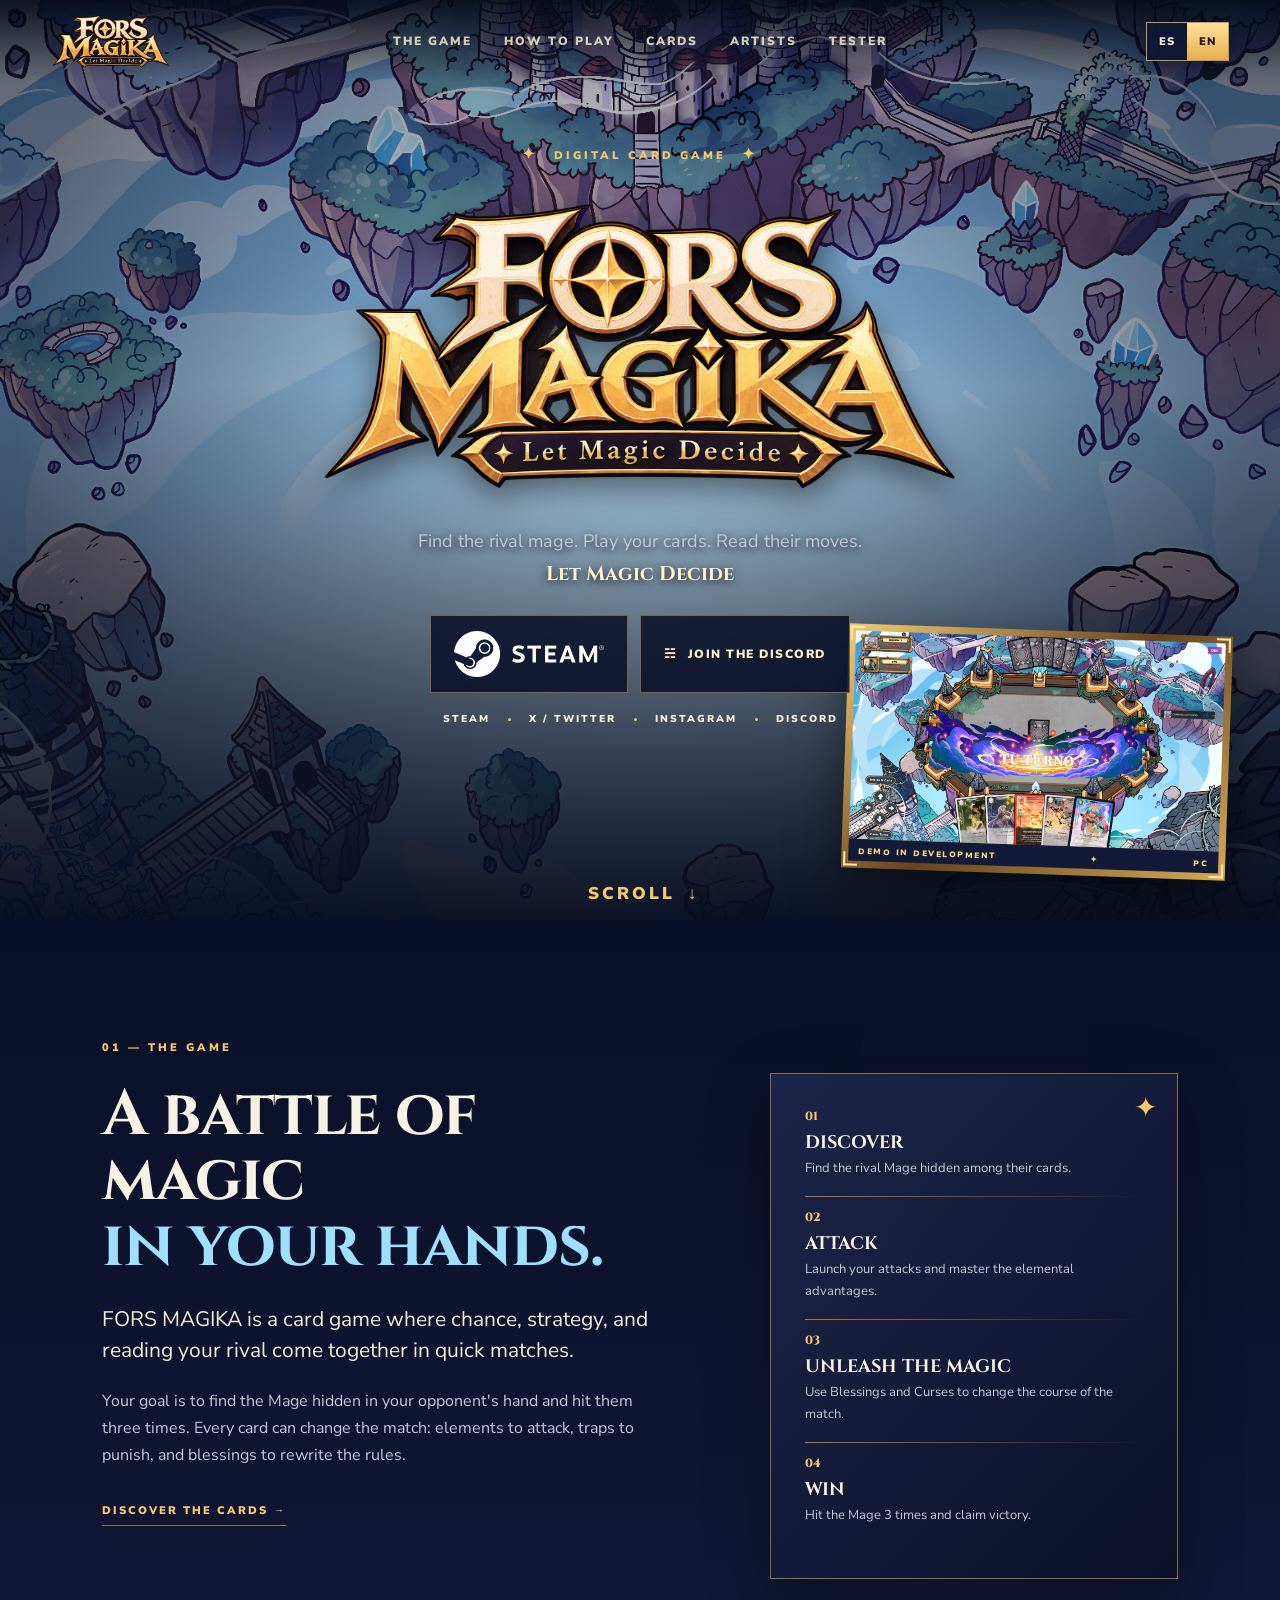
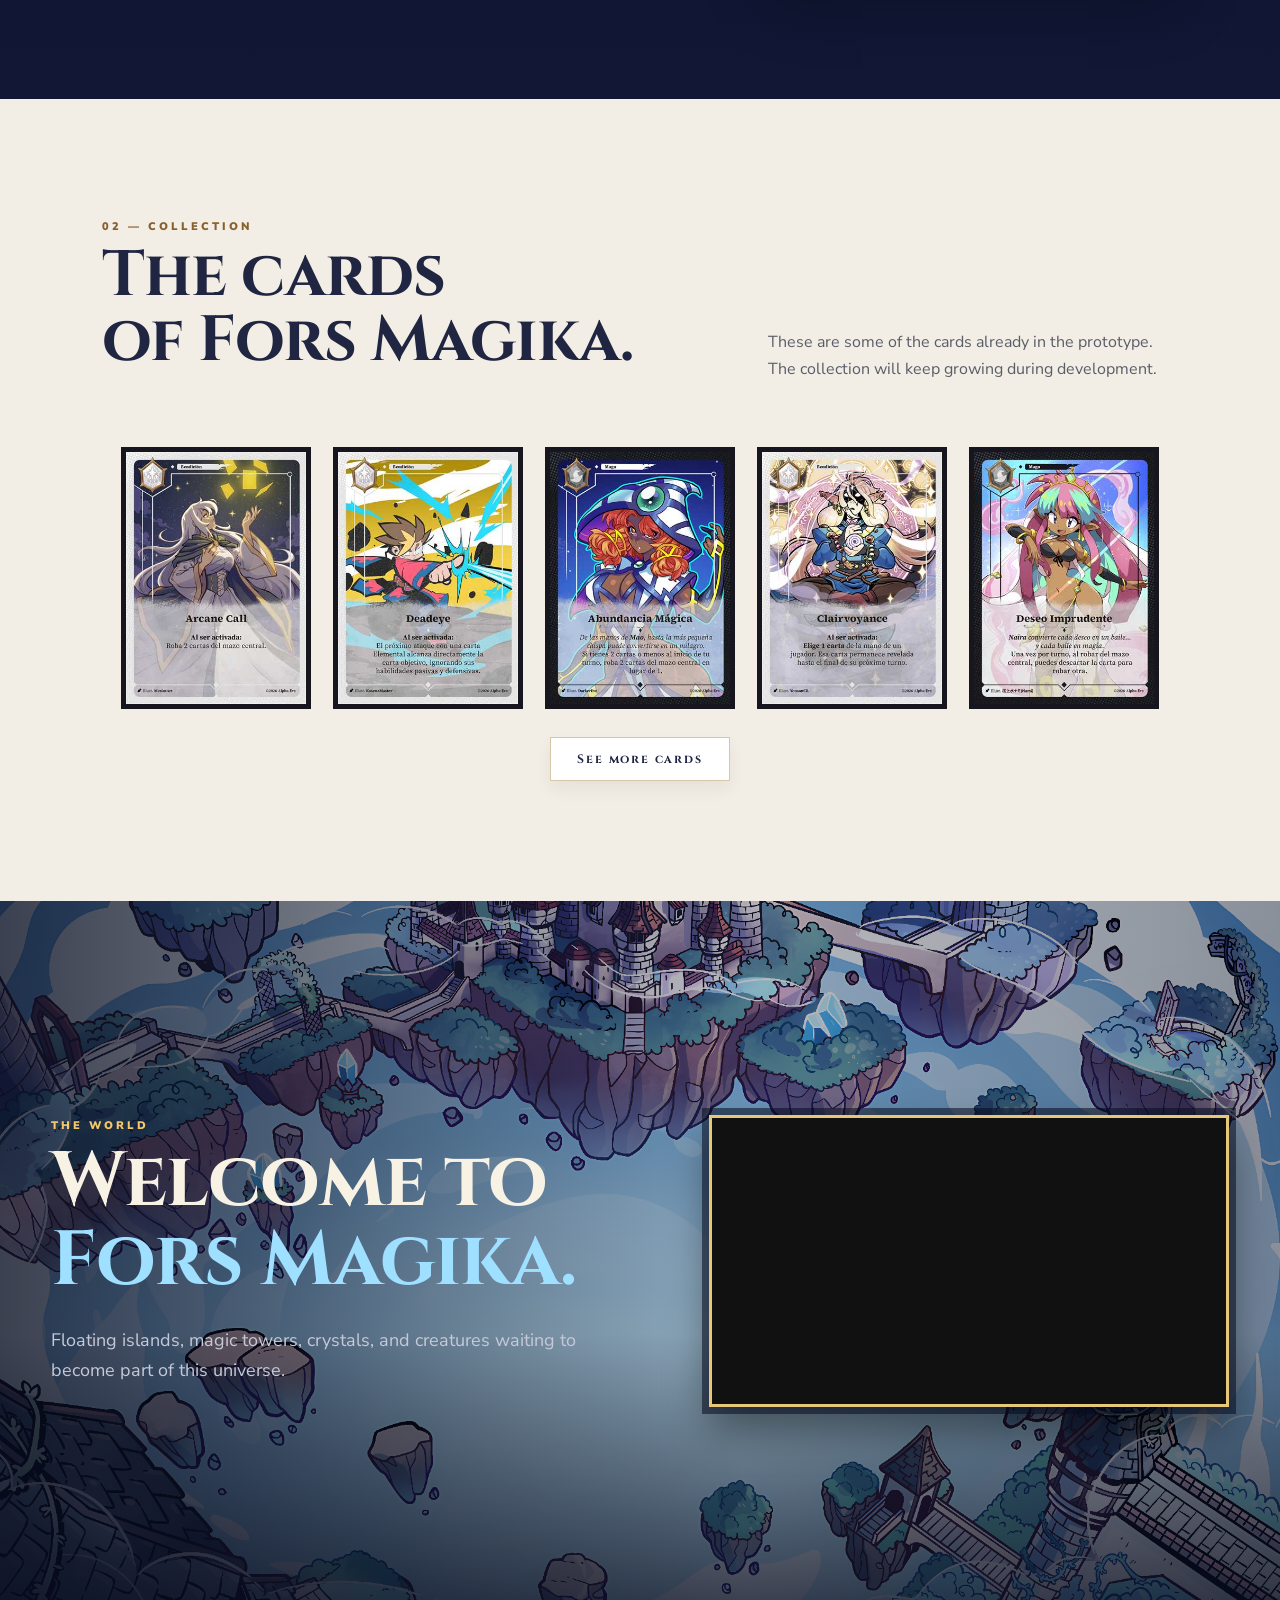
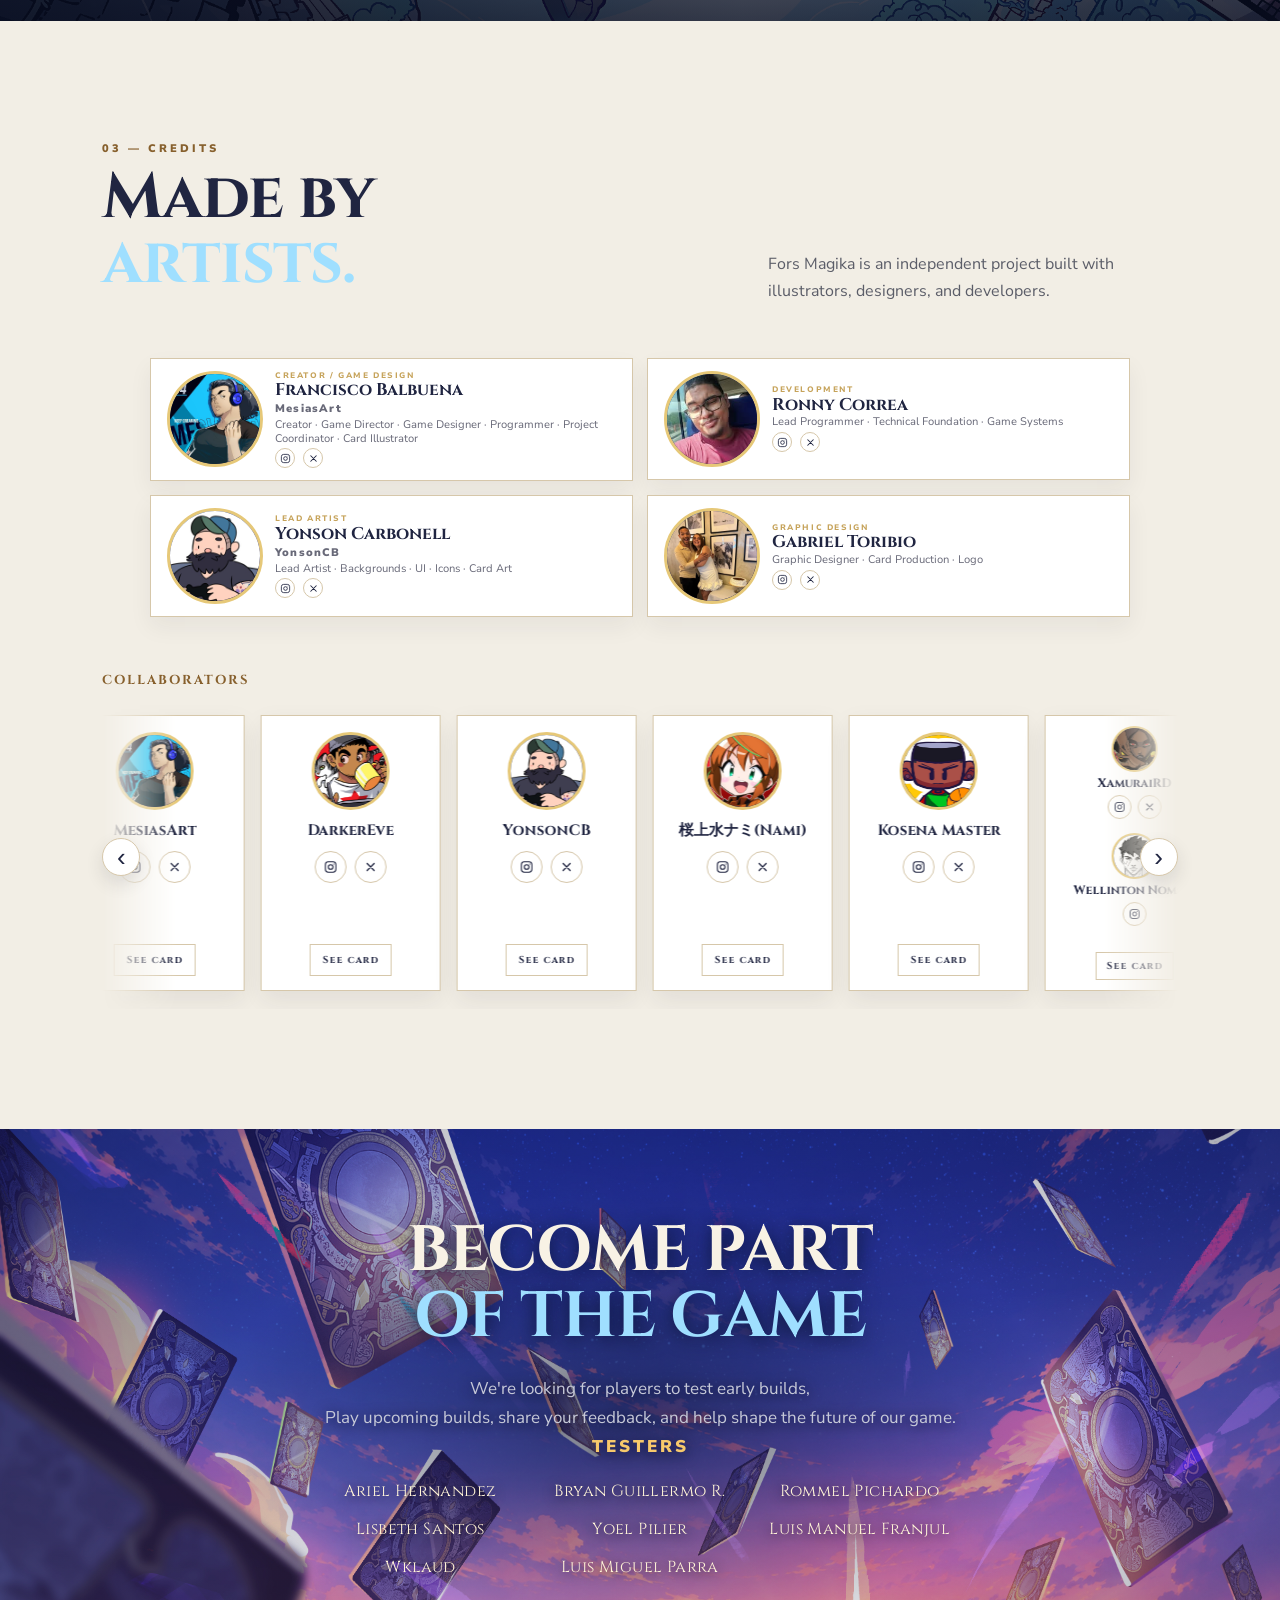
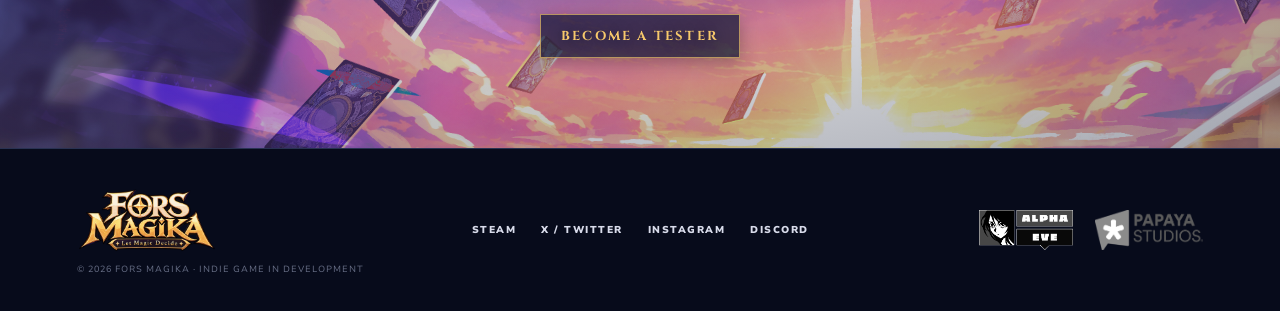
<file: index.html>
<!doctype html>
<html lang="es">
<head>
  <meta charset="utf-8">
  <meta name="viewport" content="width=device-width,initial-scale=1">
  <title data-i18n="meta.homeTitle">Fors Magika — Let Magic Decide</title>
  <meta name="description" data-i18n-content="meta.homeDesc" content="Fors Magika — Let Magic Decide. Un juego de cartas de magia, estrategia y azar. Prueba el demo y únete a la comunidad.">
  <link rel="stylesheet" href="styles.css">
</head>
<body>
  <div class="site-glow"></div>

  <header class="nav">
    <a class="brand" href="#top" aria-label="Fors Magika">
      <img src="assets/logo.png" alt="Fors Magika">
    </a>
    <nav class="nav-links">
      <a href="#game" data-i18n="nav.game">EL JUEGO</a>
      <a class="nav-how" href="como-jugar.html" data-i18n="nav.how">CÓMO JUGAR</a>
      <div class="nav-drop">
        <a href="#cards" data-i18n="nav.cards">CARTAS</a>
        <div class="nav-drop-menu">
          <a href="catalogo.html#cartas" data-i18n="nav.catalog">CATÁLOGO COMPLETO</a>
        </div>
      </div>
      <a href="#artists" data-i18n="nav.artists">ARTISTAS</a>
      <a href="#community" data-i18n="nav.tester">TESTER</a>
    </nav>
  </header>

  <main id="top">
    <section class="hero">
      <div class="hero-art"></div>
      <div class="hero-vignette"></div>

      <div class="hero-content">
        <div class="eyebrow"><span class="spark">✦</span> <span data-i18n="hero.eyebrow">JUEGO DE CARTAS DIGITAL</span> <span class="spark">✦</span></div>
        <img class="hero-logo" src="assets/logo.png" alt="Fors Magika — Let Magic Decide">
        <p class="hero-copy">
          <span data-i18n="hero.copy">Encuentra al mago rival. Juega tus cartas. Lee sus movimientos.</span>
          <strong data-i18n="hero.strong">Let Magic Decide</strong>
        </p>
        <div class="hero-actions">
          <a class="btn btn-dark btn-steam" href="https://store.steampowered.com/app/5470570/Fors_Magika" target="_blank" rel="noreferrer" aria-label="Ver en Steam" data-i18n-aria="hero.steam">
            <img src="assets/steam-logo.png" alt="Steam">
          </a>
          <a class="btn btn-dark" href="https://discord.gg/j2uTEAsWHy" target="_blank" rel="noreferrer">
            <span class="btn-icon">☵</span> <span data-i18n="hero.discord">UNIRME AL DISCORD</span>
          </a>
        </div>
        <div class="social-row">
          <a href="https://store.steampowered.com/app/5470570/Fors_Magika" target="_blank" rel="noreferrer">STEAM</a>
          <i></i>
          <a href="https://x.com/forsmagika" target="_blank" rel="noreferrer">X / TWITTER</a>
          <i></i>
          <a href="https://www.instagram.com/forsmagika/" target="_blank" rel="noreferrer">INSTAGRAM</a>
          <i></i>
          <a href="https://discord.gg/j2uTEAsWHy" target="_blank" rel="noreferrer">DISCORD</a>
        </div>
      </div>

      <div class="hero-card">
        <div class="frame-corner tl"></div><div class="frame-corner tr"></div>
        <div class="frame-corner bl"></div><div class="frame-corner br"></div>
        <img src="assets/gameplay.png" alt="Partida de Fors Magika" data-i18n-alt="hero.alt">
        <div class="hero-card-caption"><span data-i18n="hero.caption">DEMO EN DESARROLLO</span><span>✦</span><span>PC</span></div>
      </div>

      <div class="scroll-hint"><span data-i18n="hero.scroll">DESPLAZA</span> <span>↓</span></div>
    </section>

    <section class="intro section" id="game">
      <div class="section-kicker" data-i18n="game.kicker">01 — EL JUEGO</div>
      <div class="intro-grid">
        <div>
          <h2 data-i18n-html="game.title">Una batalla de magia<br><em>en tus manos.</em></h2>
          <p class="lead" data-i18n="game.lead">FORS MAGIKA es un juego de cartas donde el azar, la estrategia y la lectura del rival se mezclan en partidas rápidas.</p>
          <p data-i18n="game.body">Tu objetivo es descubrir el Mago escondido en la mano de tu oponente y golpearlo tres veces. Cada carta puede cambiar el rumbo de la partida: elementos para atacar, trampas para castigar y bendiciones para alterar las reglas.</p>
          <a class="text-link" href="#cards"><span data-i18n="game.link">DESCUBRE LAS CARTAS</span> <span>→</span></a>
        </div>
        <div class="rule-card">
          <div class="rule-number">01</div>
          <h3 data-i18n="rule.discover">DESCUBRE</h3>
          <p data-i18n="rule.discoverBody">Encuentra al Mago rival oculto entre sus cartas.</p>
          <div class="rule-line"></div>
          <div class="rule-number">02</div>
          <h3 data-i18n="rule.attack">ATACA</h3>
          <p data-i18n="rule.attackBody">Lanza tus ataques y domina las ventajas elementales.</p>
          <div class="rule-line"></div>
          <div class="rule-number">03</div>
          <h3 data-i18n="rule.magic">DESATA LA MAGIA</h3>
          <p data-i18n="rule.magicBody">Usa Bendiciones y Maldiciones para cambiar el rumbo de la partida.</p>
          <div class="rule-line"></div>
          <div class="rule-number">04</div>
          <h3 data-i18n="rule.win">VENCE</h3>
          <p data-i18n="rule.winBody">Golpea al Mago 3 veces y reclama la victoria.</p>
        </div>
      </div>
    </section>

    <section class="cards-section section" id="cards">
      <div class="section-head">
        <div>
          <div class="section-kicker" data-i18n="cards.kicker">02 — COLECCIÓN</div>
          <h2 data-i18n-html="cards.title">Las cartas<br><em>de Fors Magika.</em></h2>
        </div>
        <p data-i18n="cards.lead">Estas son algunas de las cartas que ya forman parte del prototipo. La colección seguirá creciendo durante el desarrollo.</p>
      </div>

      <div class="card-gallery" id="card-gallery"></div>
      <a class="more-link" href="catalogo.html#cartas" data-i18n="cards.more">Ver más cartas</a>
    </section>

    <section class="world-section">
      <div class="world-bg"></div>
      <div class="world-layout">
        <div class="world-content">
          <div class="section-kicker" data-i18n="world.kicker">EL MUNDO</div>
          <h2 data-i18n-html="world.title">Bienvenido a<br><em>Fors Magika.</em></h2>
          <p data-i18n="world.body">Islas flotantes, torres mágicas, cristales y criaturas que esperan convertirse en parte de este universo.</p>
        </div>
        <div class="world-video">
          <iframe
            src="https://www.youtube.com/embed/hJclpr3l6Hw"
            title="Video de Fors Magika"
            data-i18n-title="world.video"
            frameborder="0"
            allow="accelerometer; autoplay; clipboard-write; encrypted-media; gyroscope; picture-in-picture; web-share"
            referrerpolicy="strict-origin-when-cross-origin"
            allowfullscreen
            loading="lazy"></iframe>
        </div>
      </div>
    </section>

    <section class="artists section" id="artists">
      <div class="section-kicker" data-i18n="artists.kicker">03 — CRÉDITOS</div>
      <div class="section-head">
        <h2 data-i18n-html="artists.title">Hecho por<br><em>artistas.</em></h2>
        <p data-i18n="artists.lead">Fors Magika es un proyecto independiente construido junto a ilustradores, diseñadores y desarrolladores.</p>
      </div>
      <div class="artist-leads" id="artist-leads"></div>
      <div class="roster-block">
        <div class="roster-kicker" data-i18n="artists.roster">Colaboradores</div>
        <div class="carousel-shell" id="artist-carousel">
          <button type="button" class="carousel-nav prev" aria-label="Artistas anteriores" data-i18n-aria="artists.prev">‹</button>
          <div class="carousel-viewport">
            <div class="carousel-track" id="artist-roster"></div>
          </div>
          <button type="button" class="carousel-nav next" aria-label="Artistas siguientes" data-i18n-aria="artists.next">›</button>
        </div>
      </div>
    </section>

    <section class="community" id="community">
      <div class="community-bg"></div>
      <div class="community-inner">
        <h2 data-i18n-html="community.title">Forma parte<br><em>del juego</em></h2>
        <p class="community-lead" data-i18n="community.lead">Buscamos jugadores para probar las versiones tempranas,</p>
        <p class="community-body" data-i18n="community.body">Juega las próximas versiones, comparte tu opinión y ayuda a dar forma al futuro del juego.</p>
        <p class="tester-kicker" data-i18n="community.testers" hidden>TESTERS</p>
        <ul class="tester-list" id="tester-list" hidden></ul>
        <a class="tester-cta" href="https://www.instagram.com/forsmagika/" target="_blank" rel="noreferrer" data-i18n="community.become">BECOME A TESTER</a>
      </div>
    </section>
  </main>

  <footer>
    <div class="footer-brand">
      <img src="assets/logo.png" alt="Fors Magika">
      <span class="copyright">© 2026 FORS MAGIKA · INDIE GAME IN DEVELOPMENT</span>
    </div>
    <div class="footer-links">
      <a href="https://store.steampowered.com/app/5470570/Fors_Magika">STEAM</a>
      <a href="https://x.com/forsmagika" target="_blank" rel="noreferrer">X / TWITTER</a>
      <a href="https://www.instagram.com/forsmagika/" target="_blank" rel="noreferrer">INSTAGRAM</a>
      <a href="https://discord.gg/j2uTEAsWHy">DISCORD</a>
    </div>
    <div class="footer-partners">
      <a href="https://alphaeve.net/" target="_blank" rel="noopener noreferrer"><img src="assets/alpha eve logo.png" alt="Alpha Eve"></a>
      <a href="https://www.instagram.com/papayastudios/" target="_blank" rel="noopener noreferrer"><img src="assets/papaya studios logo.png" alt="Papaya Studios"></a>
    </div>
  </footer>

  <script src="artistas.js"></script>
  <script src="script.js"></script>
</body>
</html>
</file>
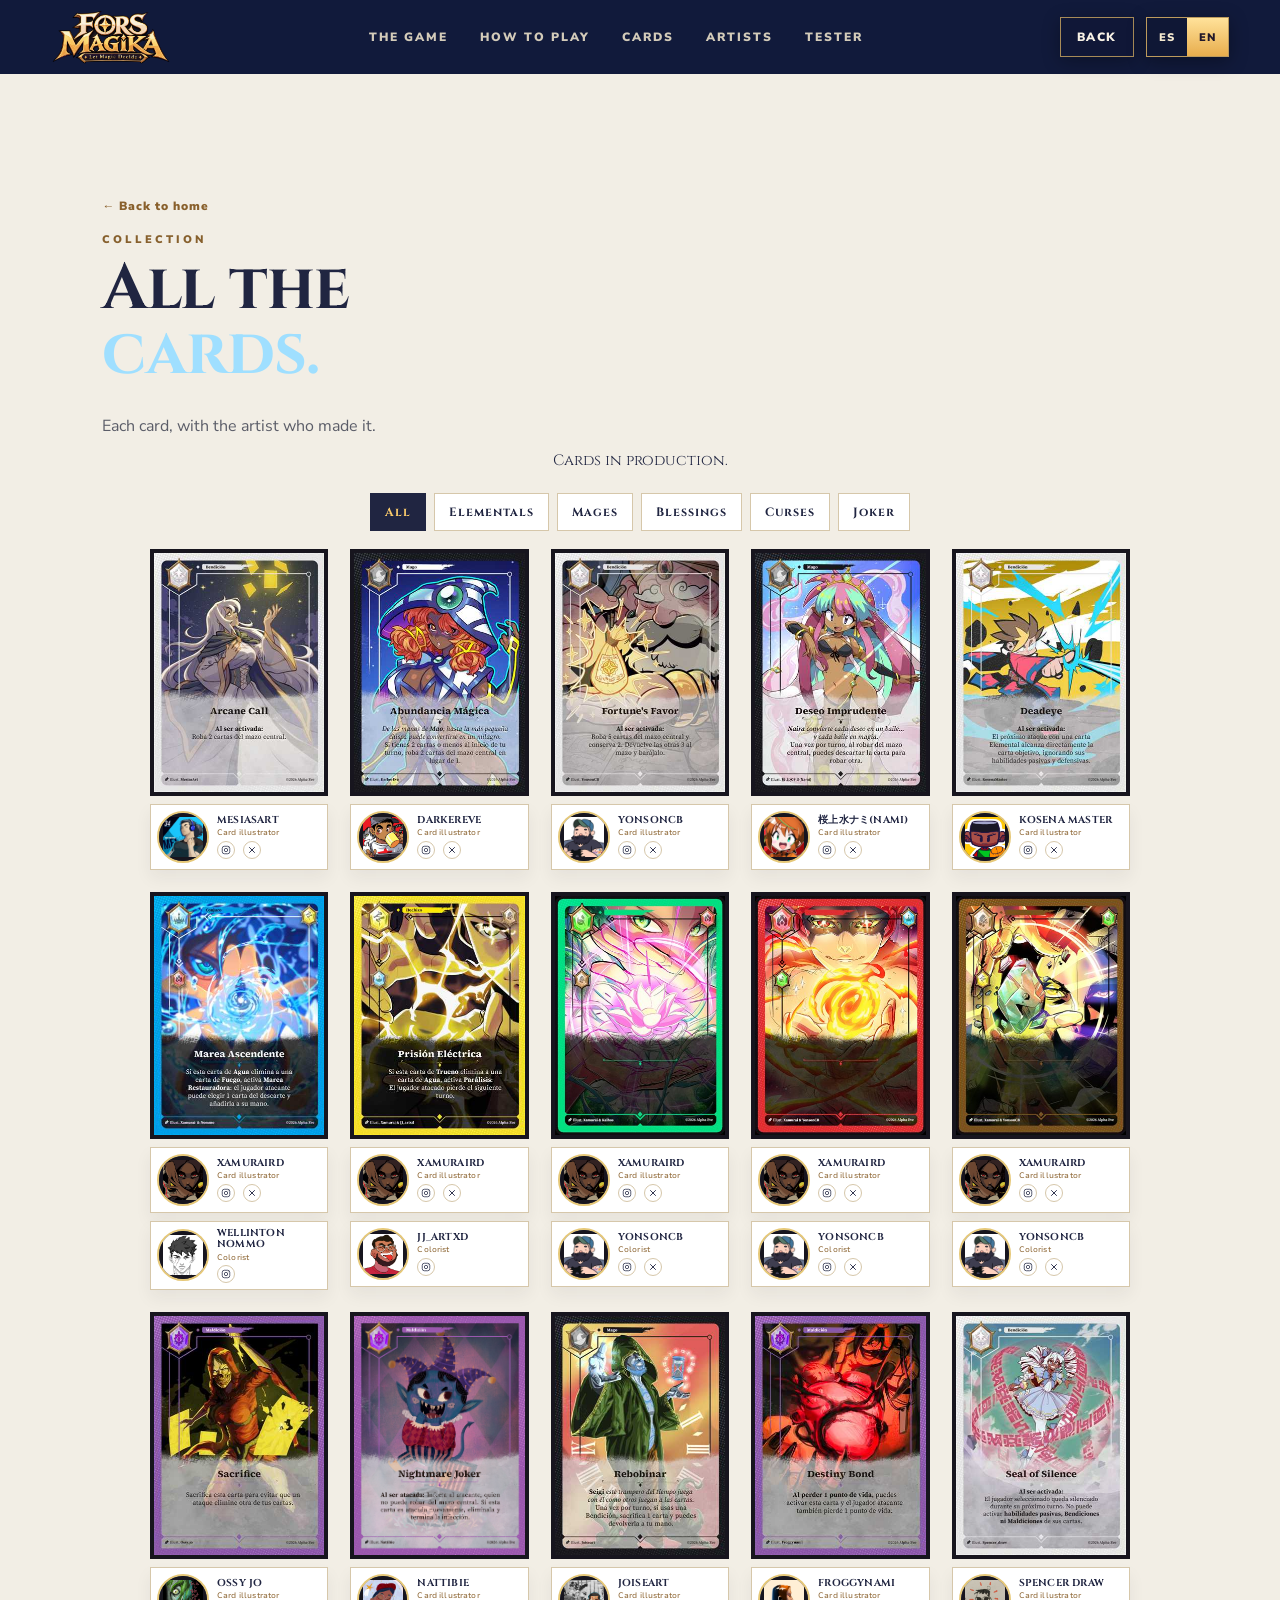
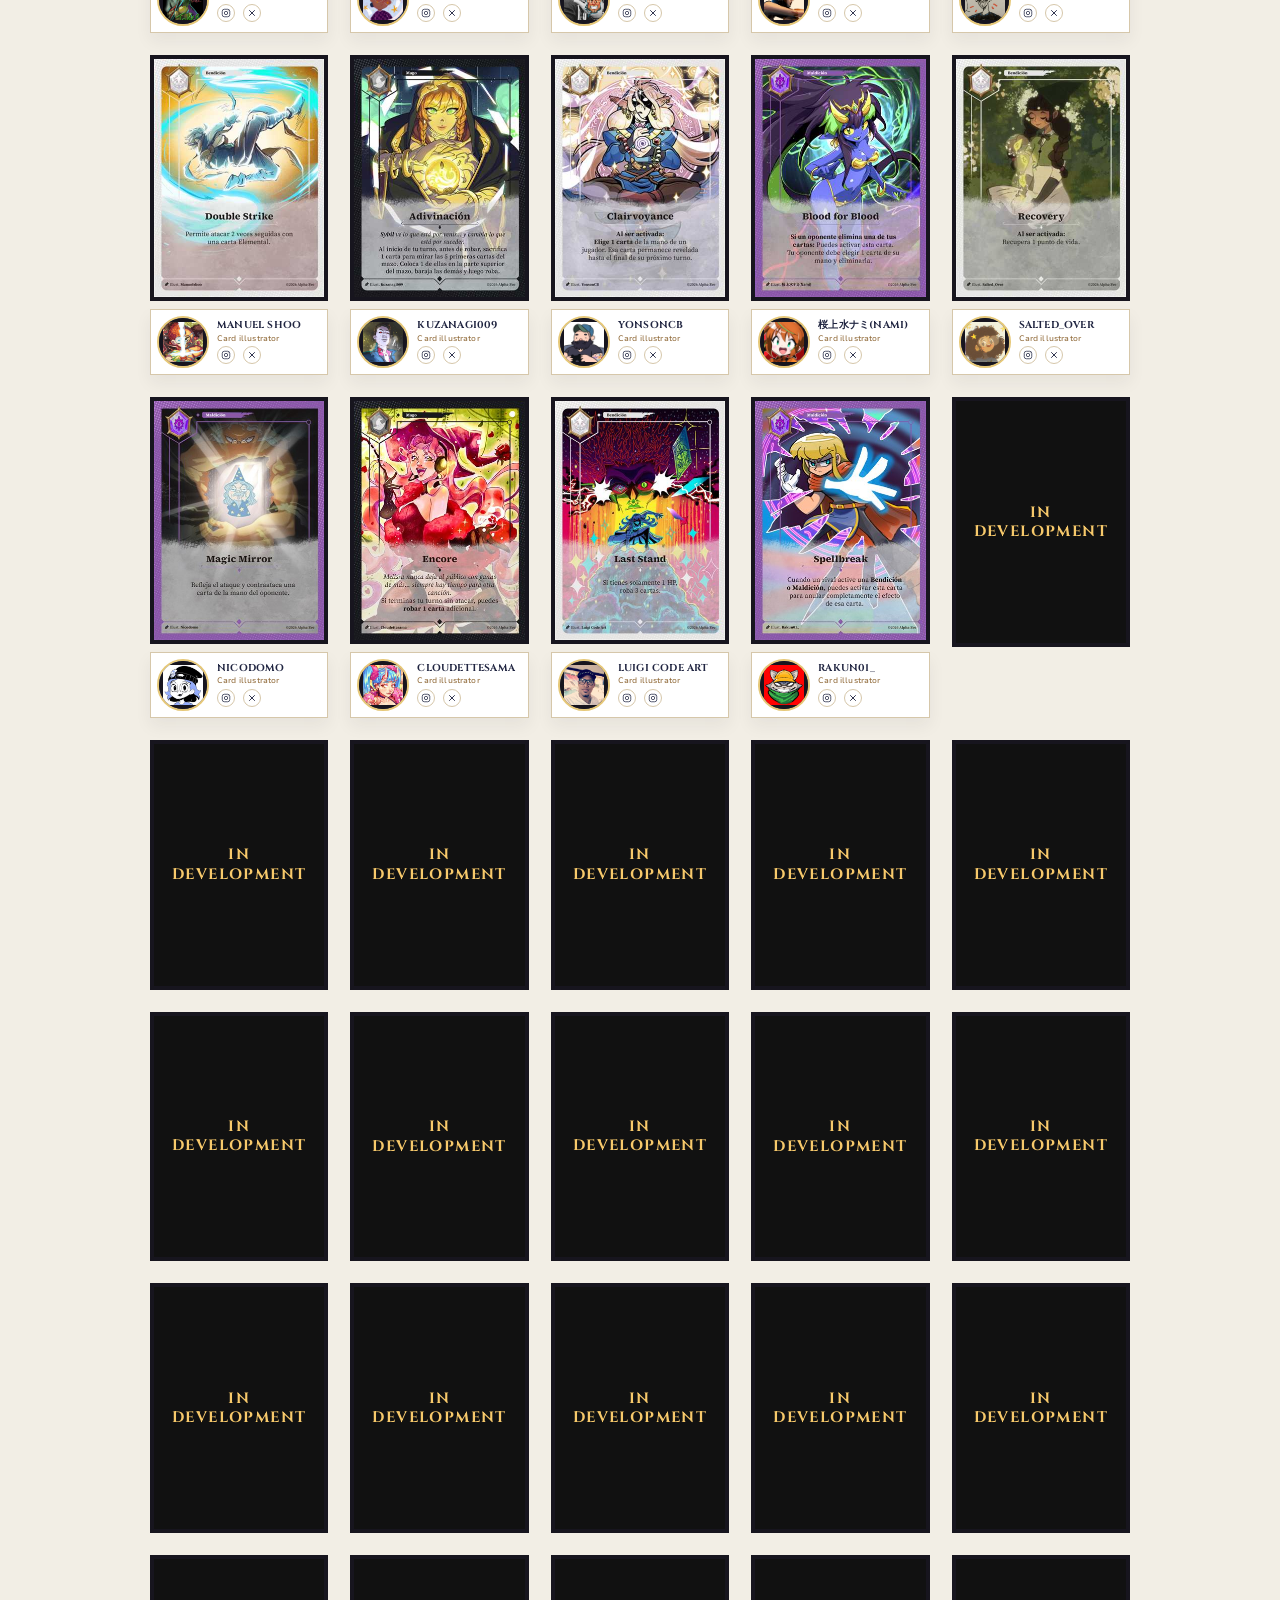
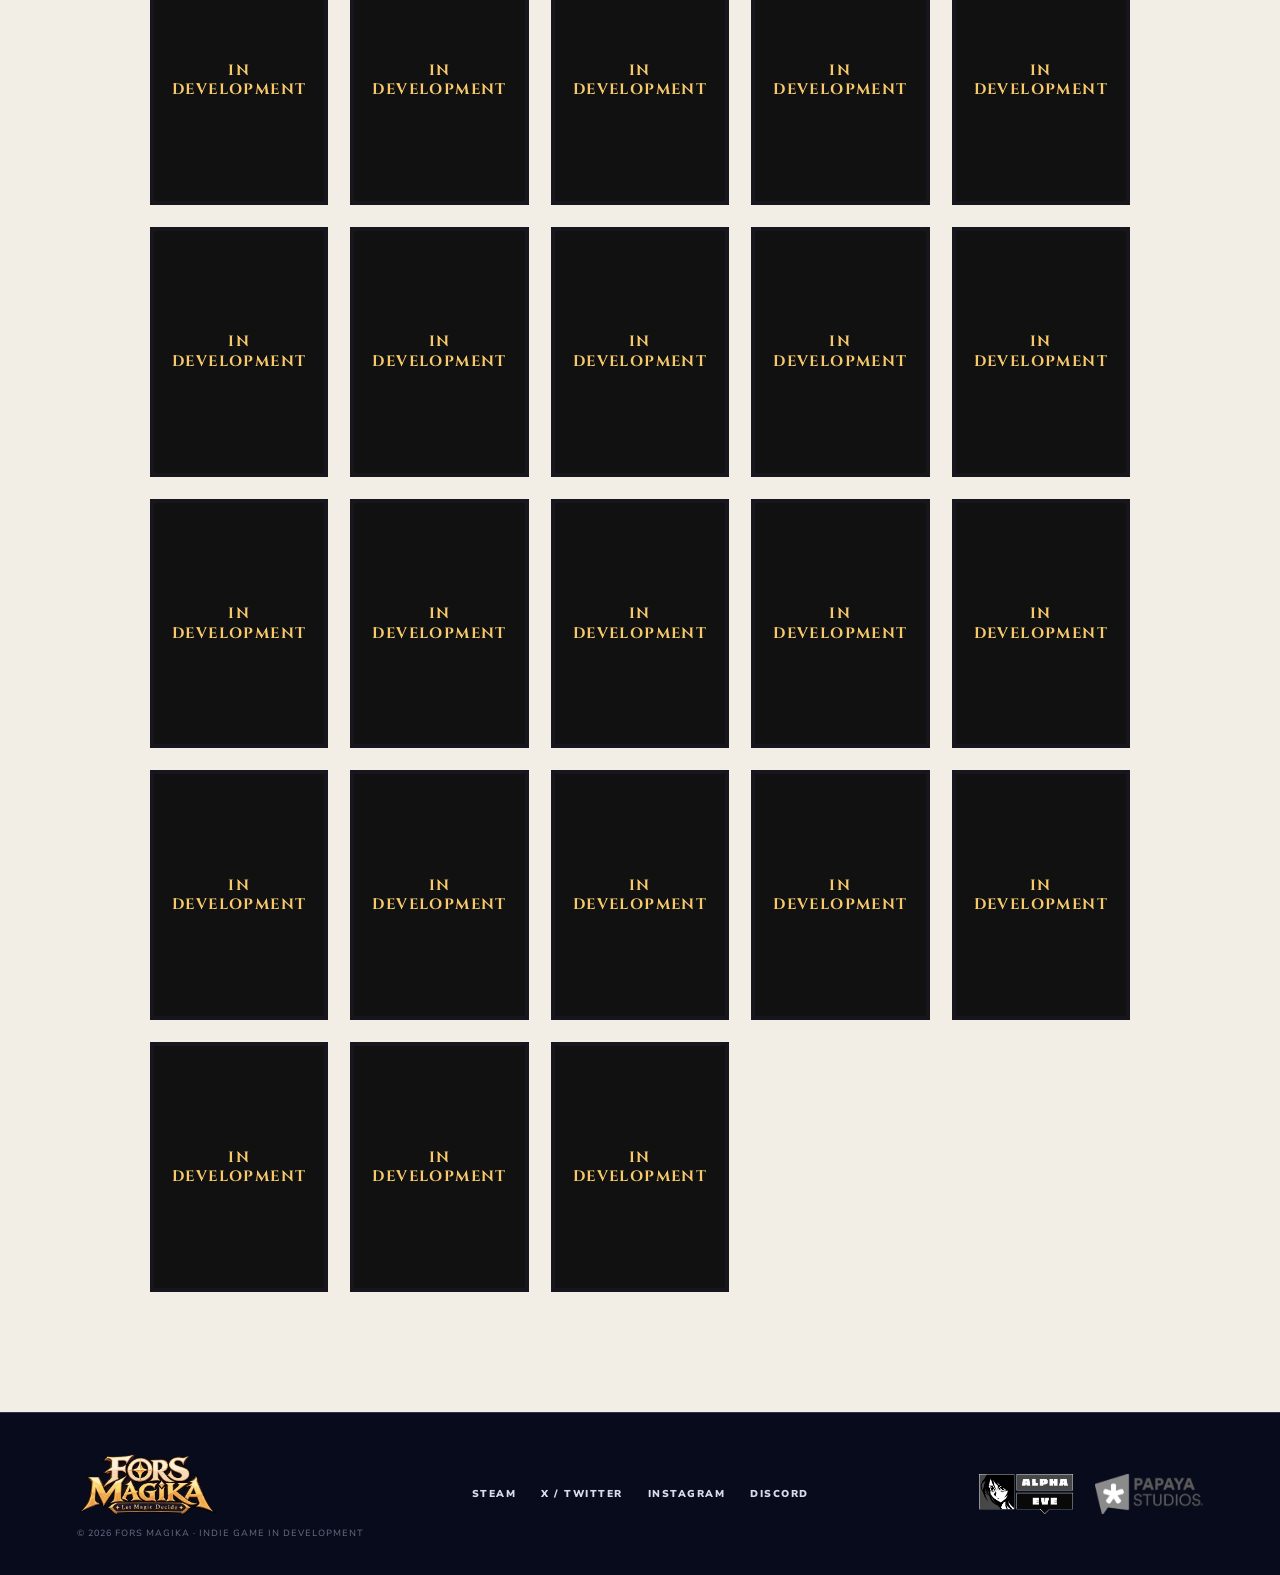
<file: catalogo.html>
<!doctype html>
<html lang="es">
<head>
  <meta charset="utf-8">
  <meta name="viewport" content="width=device-width,initial-scale=1">
  <title data-i18n="meta.catalogTitle">Catálogo — FORS MAGIKA</title>
  <meta name="description" data-i18n-content="meta.catalogDesc" content="Artistas y cartas de Fors Magika.">
  <link rel="stylesheet" href="styles.css">
</head>
<body class="catalog-page">
  <header class="nav">
    <a class="brand" href="index.html" aria-label="Fors Magika">
      <img src="assets/logo.png" alt="Fors Magika">
    </a>
    <nav class="nav-links">
      <a href="index.html#game" data-i18n="nav.game">EL JUEGO</a>
      <a class="nav-how" href="como-jugar.html" data-i18n="nav.how">CÓMO JUGAR</a>
      <div class="nav-drop">
        <a href="index.html#cards" data-i18n="nav.cards">CARTAS</a>
        <div class="nav-drop-menu">
          <a href="catalogo.html#cartas" data-i18n="nav.catalog">CATÁLOGO COMPLETO</a>
        </div>
      </div>
      <a href="index.html#artists" data-i18n="nav.artists">ARTISTAS</a>
      <a href="index.html#community" data-i18n="nav.tester">TESTER</a>
    </nav>
    <div class="nav-actions">
      <a class="nav-cta" href="index.html" data-i18n="nav.back">VOLVER</a>
    </div>
  </header>

  <main>
    <section class="catalog section" id="cartas">
      <a class="catalog-back" href="index.html#cards" data-i18n="catalog.back">← Volver al inicio</a>
      <div class="section-kicker" data-i18n="catalog.kicker">COLECCIÓN</div>
      <h2 data-i18n-html="catalog.title">Todas las<br><em>cartas.</em></h2>
      <p class="catalog-lead" data-i18n="catalog.lead">Cada carta, junto al artista que la hizo.</p>
      <p class="catalog-production" data-i18n="catalog.production">Cartas en producción.</p>
      <div class="catalog-tabs" id="catalog-tabs"></div>
      <div class="catalog-cards" id="catalog-cards"></div>
    </section>
  </main>

  <footer>
    <div class="footer-brand">
      <a href="index.html"><img src="assets/logo.png" alt="Fors Magika"></a>
      <span class="copyright">© 2026 FORS MAGIKA · INDIE GAME IN DEVELOPMENT</span>
    </div>
    <div class="footer-links">
      <a href="https://store.steampowered.com/app/5470570/Fors_Magika">STEAM</a>
      <a href="https://x.com/forsmagika" target="_blank" rel="noreferrer">X / TWITTER</a>
      <a href="https://www.instagram.com/forsmagika/" target="_blank" rel="noreferrer">INSTAGRAM</a>
      <a href="https://discord.gg/j2uTEAsWHy">DISCORD</a>
    </div>
    <div class="footer-partners">
      <a href="https://alphaeve.net/" target="_blank" rel="noopener noreferrer"><img src="assets/alpha eve logo.png" alt="Alpha Eve"></a>
      <a href="https://www.instagram.com/papayastudios/" target="_blank" rel="noopener noreferrer"><img src="assets/papaya studios logo.png" alt="Papaya Studios"></a>
    </div>
  </footer>

  <script src="artistas.js"></script>
  <script src="script.js"></script>
</body>
</html>
</file>
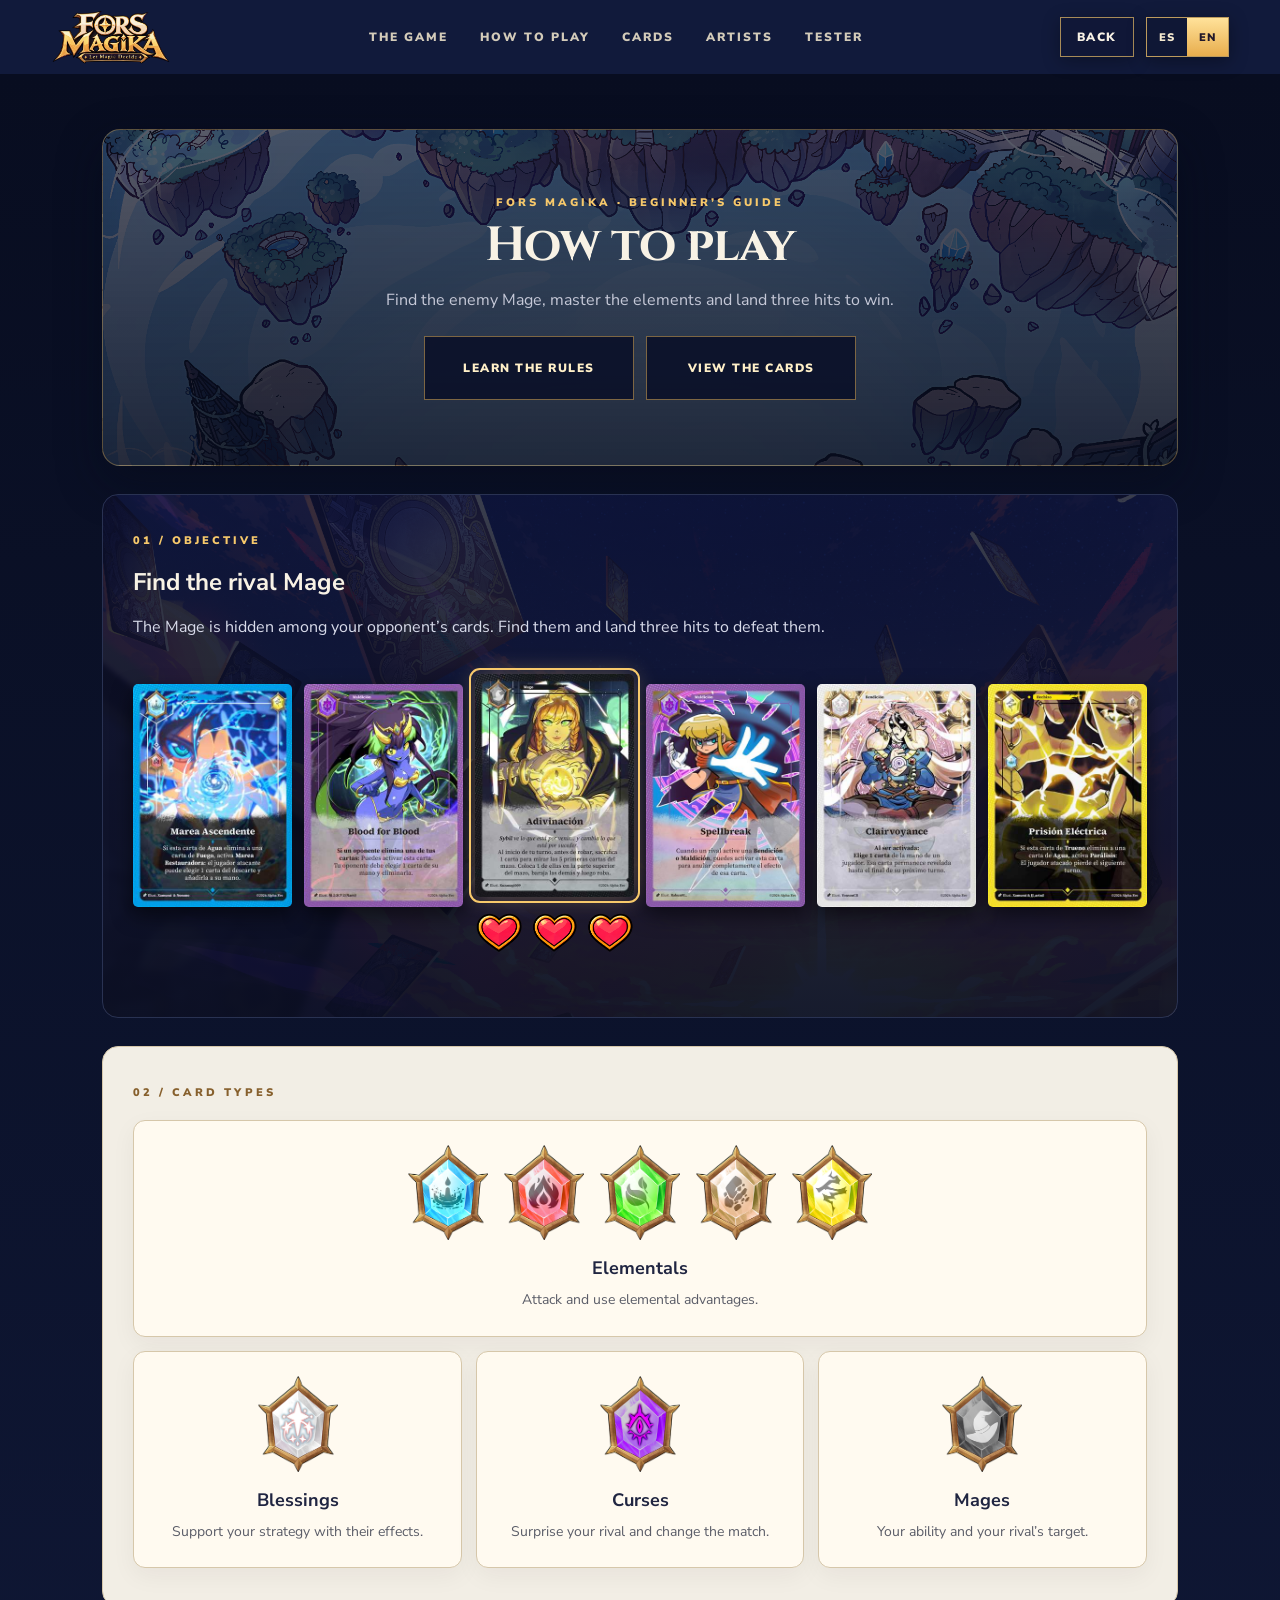
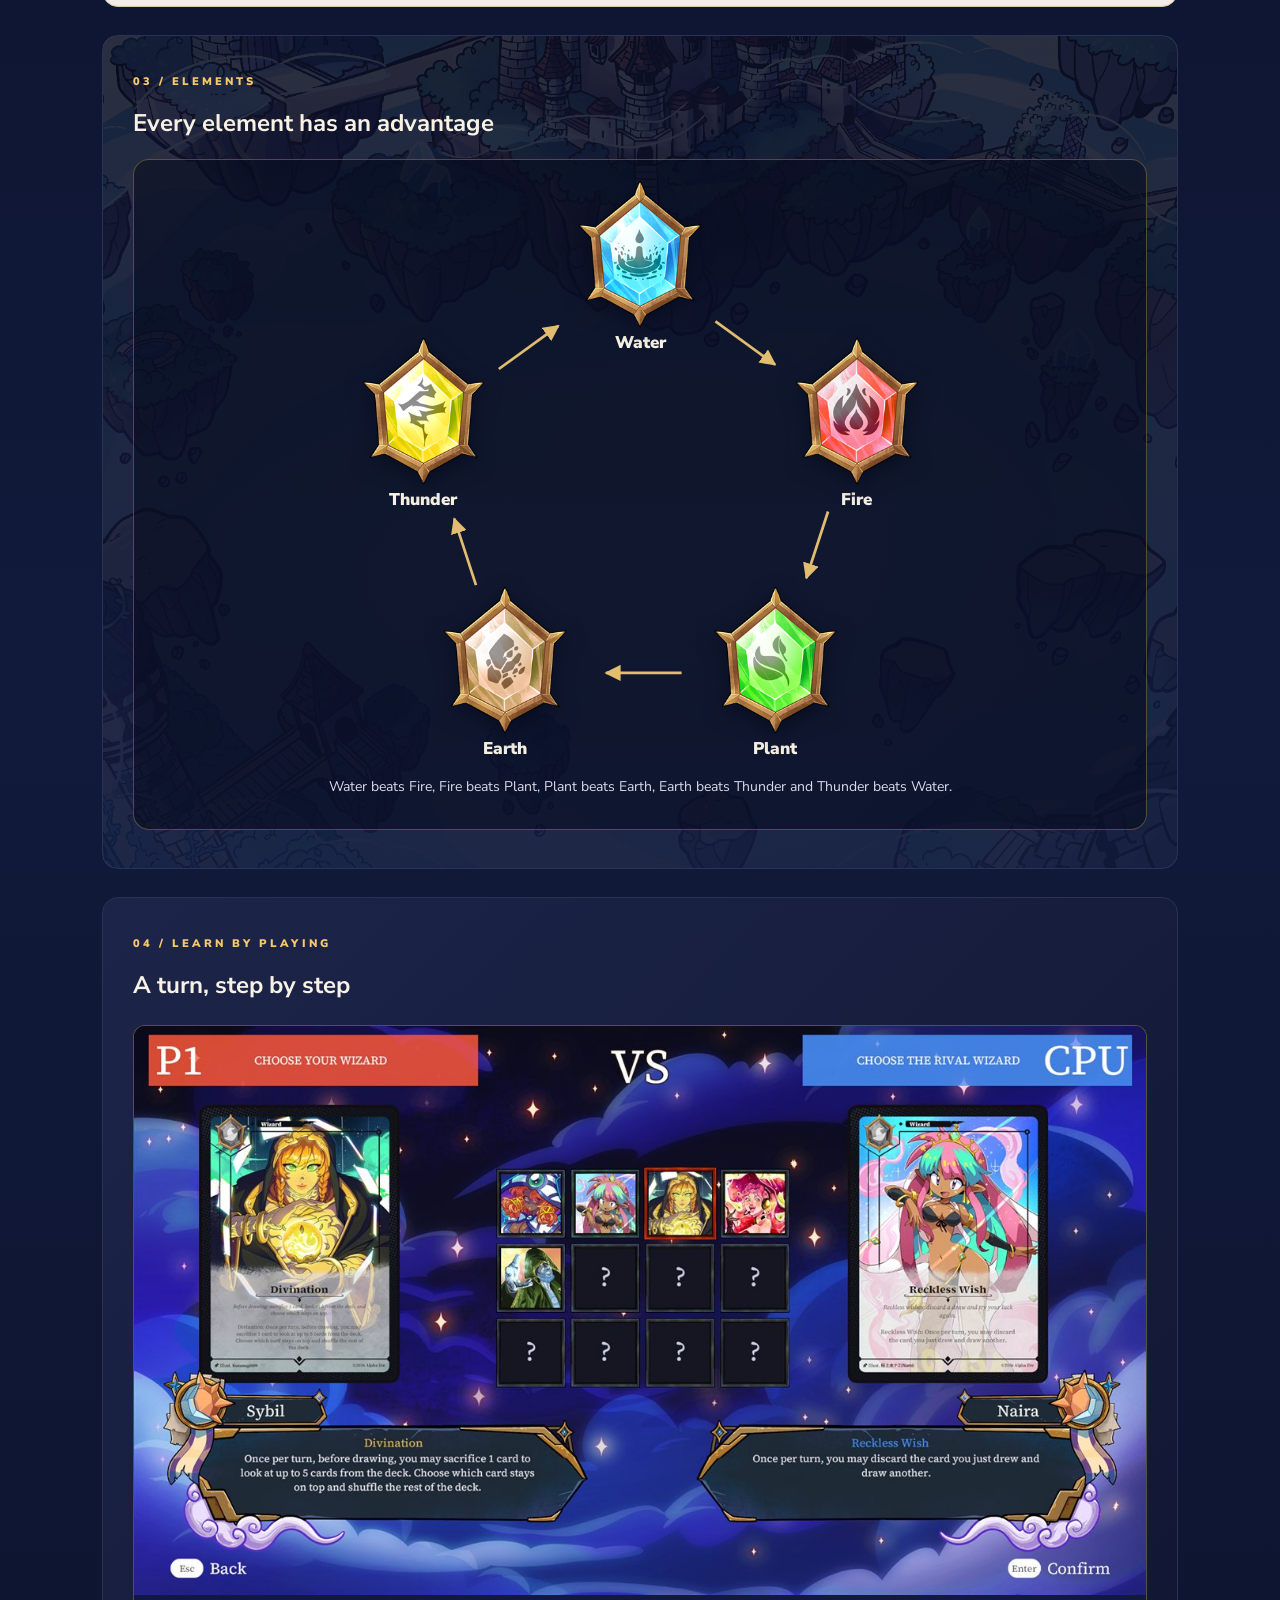
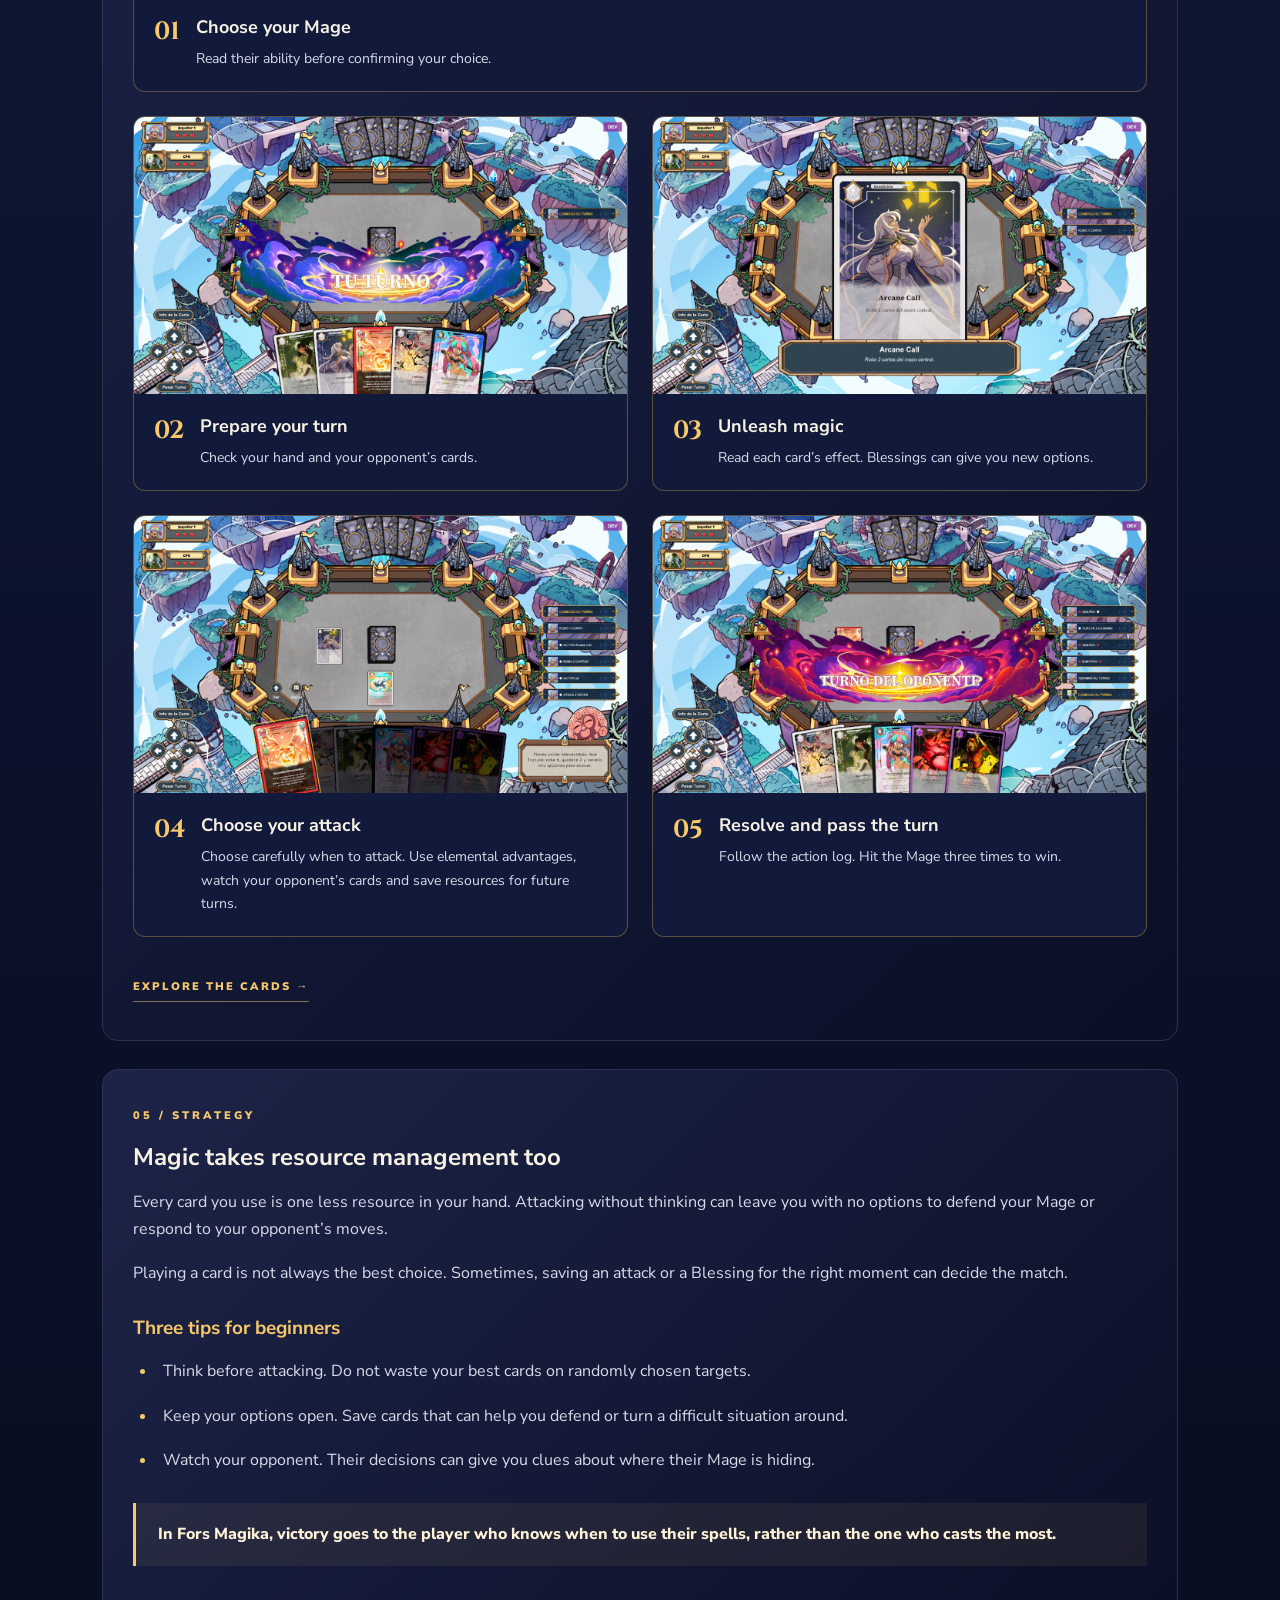
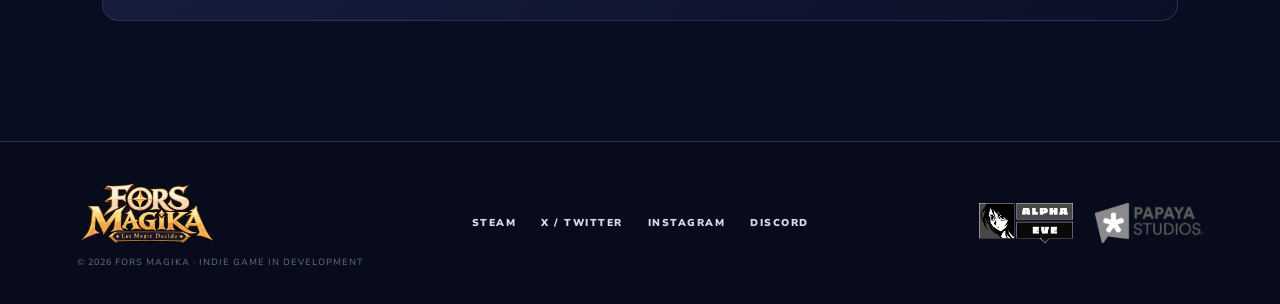
<file: como-jugar.html>
<!doctype html>
<html lang="es">
<head>
  <meta charset="utf-8">
  <meta name="viewport" content="width=device-width,initial-scale=1">
  <title data-i18n="meta.guideTitle">Cómo jugar — Fors Magika</title>
  <meta name="description" data-i18n-content="meta.guideDesc" content="Aprende a jugar Fors Magika: descubre al Mago rival, conoce las cartas y domina las ventajas elementales.">
  <link rel="stylesheet" href="styles.css">
</head>
<body class="catalog-page guide-page">
  <header class="nav">
    <a class="brand" href="index.html" aria-label="Fors Magika">
      <img src="assets/logo.png" alt="Fors Magika">
    </a>
    <nav class="nav-links">
      <a href="index.html#game" data-i18n="nav.game">EL JUEGO</a>
      <a class="nav-how" href="como-jugar.html" data-i18n="nav.how">CÓMO JUGAR</a>
      <div class="nav-drop">
        <a href="index.html#cards" data-i18n="nav.cards">CARTAS</a>
        <div class="nav-drop-menu">
          <a href="catalogo.html#cartas" data-i18n="nav.catalog">CATÁLOGO COMPLETO</a>
        </div>
      </div>
      <a href="index.html#artists" data-i18n="nav.artists">ARTISTAS</a>
      <a href="index.html#community" data-i18n="nav.tester">TESTER</a>
    </nav>
    <div class="nav-actions">
      <a class="nav-cta" href="index.html" data-i18n="nav.back">VOLVER</a>
    </div>
  </header>

  <main><section class="how-to section" id="game">
<div class="guide-wrap">
<header class="guide-hero"><div class="section-kicker"><span data-guide-es="FORS MAGIKA · GUÍA PARA PRINCIPIANTES" data-guide-en="FORS MAGIKA · BEGINNER’S GUIDE">FORS MAGIKA · GUÍA PARA PRINCIPIANTES</span></div><h2 data-guide-es="Cómo jugar" data-guide-en="How to play">Cómo jugar</h2><p data-guide-es="Descubre al Mago enemigo, domina los elementos y consigue tres impactos para ganar." data-guide-en="Find the enemy Mage, master the elements and land three hits to win.">Descubre al Mago enemigo, domina los elementos y consigue tres impactos para ganar.</p><div class="guide-actions"><a class="btn btn-dark" href="#guide-objective"><span data-guide-es="Aprende las reglas" data-guide-en="Learn the rules">Aprende las reglas</span></a><a class="btn btn-dark" href="catalogo.html#cartas"><span data-guide-es="Ver las cartas" data-guide-en="View the cards">Ver las cartas</span></a></div></header>
<div class="guide-block" id="guide-objective"><div class="section-kicker">01 / <span data-guide-es="OBJETIVO" data-guide-en="OBJECTIVE">OBJETIVO</span></div><h3 data-guide-es="Encuentra al Mago rival" data-guide-en="Find the rival Mage">Encuentra al Mago rival</h3><p data-guide-es="El Mago está oculto entre las cartas de tu oponente. Identifícalo y consigue tres impactos para derrotarlo." data-guide-en="The Mage is hidden among your opponent’s cards. Find them and land three hits to defeat them.">El Mago está oculto entre las cartas de tu oponente. Identifícalo y consigue tres impactos para derrotarlo.</p><div class="guide-hand guide-hand-cards"><div><img data-card-preview role="button" tabindex="0" src="assets/baja/ELEMENTAL - AGUA copia.jpg" alt="Elemental Agua" width="340" height="476" loading="lazy"></div><div><img data-card-preview role="button" tabindex="0" src="assets/baja/Blood for Blood copia.jpg" alt="Blood for Blood" width="340" height="476" loading="lazy"></div><div class="guide-mage"><img data-card-preview role="button" tabindex="0" src="assets/baja/Maga - Sybil.jpg" alt="Sybil" width="340" height="476" loading="lazy"><img class="guide-hearts-image" src="assets/marco_prueba_corazones.png" alt="3 HP" width="619" height="162"></div><div><img data-card-preview role="button" tabindex="0" src="assets/baja/Spellbreak.jpg" alt="Spellbreak" width="340" height="476" loading="lazy"></div><div><img data-card-preview role="button" tabindex="0" src="assets/baja/Clairvoyance.jpg" alt="Clairvoyance" width="340" height="476" loading="lazy"></div><div><img data-card-preview role="button" tabindex="0" src="assets/baja/ELEMENTAL - TRUENO copia.jpg" alt="Elemental Trueno" width="340" height="476" loading="lazy"></div></div></div>
<div class="guide-block"><div class="section-kicker">02 / <span data-guide-es="TIPOS DE CARTAS" data-guide-en="CARD TYPES">TIPOS DE CARTAS</span></div><div class="guide-types"><article class="guide-type"><div class="guide-type-icons"><img src="assets/guide/icons/Agua.png" alt="Agua" loading="lazy" width="80" height="80"><img src="assets/guide/icons/Fuego.png" alt="Fuego" loading="lazy" width="80" height="80"><img src="assets/guide/icons/Planta.png" alt="Planta" loading="lazy" width="80" height="80"><img src="assets/guide/icons/Roca.png" alt="Roca" loading="lazy" width="80" height="80"><img src="assets/guide/icons/Trueno.png" alt="Trueno" loading="lazy" width="80" height="80"></div><h4 data-guide-es="Elementales" data-guide-en="Elementals">Elementales</h4><p data-guide-es="Ataca y domina las ventajas." data-guide-en="Attack and use elemental advantages.">Ataca y domina las ventajas.</p></article><article class="guide-type"><div class="guide-type-icons"><img src="assets/guide/icons/Luz.png" alt="Luz" loading="lazy" width="80" height="80"></div><h4 data-guide-es="Bendiciones" data-guide-en="Blessings">Bendiciones</h4><p data-guide-es="Apoya tu estrategia con sus efectos." data-guide-en="Support your strategy with their effects.">Apoya tu estrategia con sus efectos.</p></article><article class="guide-type"><div class="guide-type-icons"><img src="assets/guide/icons/Oscuridad.png" alt="Oscuridad" loading="lazy" width="80" height="80"></div><h4 data-guide-es="Maldiciones" data-guide-en="Curses">Maldiciones</h4><p data-guide-es="Sorprende al rival y cambia la partida." data-guide-en="Surprise your rival and change the match.">Sorprende al rival y cambia la partida.</p></article><article class="guide-type"><div class="guide-type-icons"><img src="assets/guide/icons/Mago.png" alt="Mago" loading="lazy" width="80" height="80"></div><h4 data-guide-es="Magos" data-guide-en="Mages">Magos</h4><p data-guide-es="Tu habilidad y el objetivo del rival." data-guide-en="Your ability and your rival’s target.">Tu habilidad y el objetivo del rival.</p></article></div></div>
<div class="guide-block"><div class="section-kicker">03 / <span data-guide-es="ELEMENTOS" data-guide-en="ELEMENTS">ELEMENTOS</span></div><h3 data-guide-es="Cada elemento tiene una ventaja" data-guide-en="Every element has an advantage">Cada elemento tiene una ventaja</h3><div class="guide-cycle"><div class="guide-wheel"><svg viewBox="0 0 600 540" aria-hidden="true"><defs><marker id="guide-arrow" viewBox="0 0 10 10" refX="9" refY="5" markerWidth="6" markerHeight="6" orient="auto-start-reverse"><path d="M0 0 L10 5 L0 10Z" fill="#e2bd70"/></marker></defs><line x1="369.69598665407443" y1="130.52959032420395" x2="424.6367402421649" y2="170.36163667556954" stroke="#e2bd70" stroke-width="2.5" marker-end="url(#guide-arrow)"/><line x1="473.59694263503724" y1="305.96937591921915" x2="453.57320156377915" y2="367.37551520441053" stroke="#e2bd70" stroke-width="2.5" marker-end="url(#guide-arrow)"/><line x1="338.38" y1="455" x2="268.62" y2="455" stroke="#e2bd70" stroke-width="2.5" marker-end="url(#guide-arrow)"/><line x1="148.59694263503724" y1="374.03062408078085" x2="128.57320156377918" y2="312.62448479558947" stroke="#e2bd70" stroke-width="2.5" marker-end="url(#guide-arrow)"/><line x1="169.6959866540744" y1="174.47040967579605" x2="224.63674024216488" y2="134.63836332443046" stroke="#e2bd70" stroke-width="2.5" marker-end="url(#guide-arrow)"/></svg><div class="guide-element" style="left:50%;top:14.814814814814813%"><img src="assets/guide/icons/Agua.png" alt="Agua" loading="lazy" width="80" height="80"><span data-guide-es="Agua" data-guide-en="Water">Agua</span></div><div class="guide-element" style="left:83.33333333333333%;top:41.666666666666664%"><img src="assets/guide/icons/Fuego.png" alt="Fuego" loading="lazy" width="80" height="80"><span data-guide-es="Fuego" data-guide-en="Fire">Fuego</span></div><div class="guide-element" style="left:70.83333333333333%;top:84.25925925925925%"><img src="assets/guide/icons/Planta.png" alt="Planta" loading="lazy" width="80" height="80"><span data-guide-es="Planta" data-guide-en="Plant">Planta</span></div><div class="guide-element" style="left:29.166666666666668%;top:84.25925925925925%"><img src="assets/guide/icons/Roca.png" alt="Roca" loading="lazy" width="80" height="80"><span data-guide-es="Tierra" data-guide-en="Earth">Tierra</span></div><div class="guide-element" style="left:16.666666666666668%;top:41.666666666666664%"><img src="assets/guide/icons/Trueno.png" alt="Trueno" loading="lazy" width="80" height="80"><span data-guide-es="Trueno" data-guide-en="Thunder">Trueno</span></div></div><p data-guide-es="Agua vence a Fuego, Fuego a Planta, Planta a Tierra, Tierra a Trueno y Trueno a Agua." data-guide-en="Water beats Fire, Fire beats Plant, Plant beats Earth, Earth beats Thunder and Thunder beats Water.">Agua vence a Fuego, Fuego a Planta, Planta a Tierra, Tierra a Trueno y Trueno a Agua.</p></div></div>
<div class="guide-block"><div class="section-kicker">04 / <span data-guide-es="APRENDE JUGANDO" data-guide-en="LEARN BY PLAYING">APRENDE JUGANDO</span></div><h3 data-guide-es="Un turno, paso a paso" data-guide-en="A turn, step by step">Un turno, paso a paso</h3><div class="guide-steps"><figure class="guide-step"><img src="assets/guide/screenshots/Screenshot 2026-10-21 202416.jpg" alt="Elige tu Mago" loading="lazy" width="1920" height="1080"><figcaption><span class="guide-step-number">01</span><div><h4 data-guide-es="Elige tu Mago" data-guide-en="Choose your Mage">Elige tu Mago</h4><p data-guide-es="Conoce su habilidad antes de confirmar tu elección." data-guide-en="Read their ability before confirming your choice.">Conoce su habilidad antes de confirmar tu elección.</p></div></figcaption></figure><figure class="guide-step"><img src="assets/guide/screenshots/Screenshot 2026-10-21 202607.jpg" alt="Prepara tu turno" loading="lazy" width="1920" height="1080"><figcaption><span class="guide-step-number">02</span><div><h4 data-guide-es="Prepara tu turno" data-guide-en="Prepare your turn">Prepara tu turno</h4><p data-guide-es="Revisa tu mano y las cartas del rival." data-guide-en="Check your hand and your opponent’s cards.">Revisa tu mano y las cartas del rival.</p></div></figcaption></figure><figure class="guide-step"><img src="assets/guide/screenshots/Screenshot 2026-10-21 202633.jpg" alt="Desata la magia" loading="lazy" width="1920" height="1080"><figcaption><span class="guide-step-number">03</span><div><h4 data-guide-es="Desata la magia" data-guide-en="Unleash magic">Desata la magia</h4><p data-guide-es="Lee el efecto de cada carta. Las Bendiciones pueden darte nuevas opciones." data-guide-en="Read each card’s effect. Blessings can give you new options.">Lee el efecto de cada carta. Las Bendiciones pueden darte nuevas opciones.</p></div></figcaption></figure><figure class="guide-step"><img src="assets/guide/screenshots/Screenshot 2026-10-21 202723.jpg" alt="Elige tu ataque" loading="lazy" width="1920" height="1080"><figcaption><span class="guide-step-number">04</span><div><h4 data-guide-es="Elige tu ataque" data-guide-en="Choose your attack">Elige tu ataque</h4><p data-guide-es="Elige cuidadosamente cuándo atacar. Aprovecha las ventajas elementales, observa las cartas del rival y conserva recursos para los siguientes turnos." data-guide-en="Choose carefully when to attack. Use elemental advantages, watch your opponent’s cards and save resources for future turns.">Elige cuidadosamente cuándo atacar. Aprovecha las ventajas elementales, observa las cartas del rival y conserva recursos para los siguientes turnos.</p></div></figcaption></figure><figure class="guide-step"><img src="assets/guide/screenshots/Screeadnshot 2026-10-21 202759.jpg" alt="Resuelve y pasa el turno" loading="lazy" width="1920" height="1080"><figcaption><span class="guide-step-number">05</span><div><h4 data-guide-es="Resuelve y pasa el turno" data-guide-en="Resolve and pass the turn">Resuelve y pasa el turno</h4><p data-guide-es="Sigue el registro de acciones. Consigue tres impactos al Mago para ganar." data-guide-en="Follow the action log. Hit the Mage three times to win.">Sigue el registro de acciones. Consigue tres impactos al Mago para ganar.</p></div></figcaption></figure></div><a class="text-link" href="catalogo.html#cartas"><span data-guide-es="EXPLORA LAS CARTAS →" data-guide-en="EXPLORE THE CARDS →">EXPLORA LAS CARTAS →</span></a></div>
<div class="guide-block guide-strategy"><div class="section-kicker">05 / <span data-guide-es="ESTRATEGIA" data-guide-en="STRATEGY">ESTRATEGIA</span></div><h3 data-guide-es="La magia también se administra" data-guide-en="Magic takes resource management too">La magia también se administra</h3><p data-guide-es="Cada carta que utilizas es un recurso menos en tu mano. Atacar sin pensar puede dejarte sin opciones para defender a tu Mago o responder a los movimientos del rival." data-guide-en="Every card you use is one less resource in your hand. Attacking without thinking can leave you with no options to defend your Mage or respond to your opponent’s moves.">Cada carta que utilizas es un recurso menos en tu mano. Atacar sin pensar puede dejarte sin opciones para defender a tu Mago o responder a los movimientos del rival.</p><p data-guide-es="No siempre conviene jugar una carta. A veces, reservar un ataque o una Bendición para el momento adecuado puede decidir la partida." data-guide-en="Playing a card is not always the best choice. Sometimes, saving an attack or a Blessing for the right moment can decide the match.">No siempre conviene jugar una carta. A veces, reservar un ataque o una Bendición para el momento adecuado puede decidir la partida.</p><h4 data-guide-es="Tres consejos para principiantes" data-guide-en="Three tips for beginners">Tres consejos para principiantes</h4><ul class="guide-strategy-tips"><li data-guide-es="Piensa antes de atacar. No desperdicies tus mejores cartas en objetivos elegidos al azar." data-guide-en="Think before attacking. Do not waste your best cards on randomly chosen targets.">Piensa antes de atacar. No desperdicies tus mejores cartas en objetivos elegidos al azar.</li><li data-guide-es="Reserva opciones. Guarda cartas que puedan ayudarte a defenderte o cambiar una situación desfavorable." data-guide-en="Keep your options open. Save cards that can help you defend or turn a difficult situation around.">Reserva opciones. Guarda cartas que puedan ayudarte a defenderte o cambiar una situación desfavorable.</li><li data-guide-es="Observa al rival. Sus decisiones pueden darte pistas sobre dónde oculta a su Mago." data-guide-en="Watch your opponent. Their decisions can give you clues about where their Mage is hiding.">Observa al rival. Sus decisiones pueden darte pistas sobre dónde oculta a su Mago.</li></ul><p data-guide-es="En Fors Magika, no gana quien más hechizos utiliza, sino quien sabe cuándo utilizarlos." data-guide-en="In Fors Magika, victory goes to the player who knows when to use their spells, rather than the one who casts the most.">En Fors Magika, no gana quien más hechizos utiliza, sino quien sabe cuándo utilizarlos.</p></div></div></section></main>

  <footer>
    <div class="footer-brand">
      <a href="index.html"><img src="assets/logo.png" alt="Fors Magika"></a>
      <span class="copyright">© 2026 FORS MAGIKA · INDIE GAME IN DEVELOPMENT</span>
    </div>
    <div class="footer-links">
      <a href="https://store.steampowered.com/app/5470570/Fors_Magika">STEAM</a>
      <a href="https://x.com/forsmagika" target="_blank" rel="noreferrer">X / TWITTER</a>
      <a href="https://www.instagram.com/forsmagika/" target="_blank" rel="noreferrer">INSTAGRAM</a>
      <a href="https://discord.gg/j2uTEAsWHy">DISCORD</a>
    </div>
    <div class="footer-partners">
      <a href="https://alphaeve.net/" target="_blank" rel="noopener noreferrer"><img src="assets/alpha eve logo.png" alt="Alpha Eve"></a>
      <a href="https://www.instagram.com/papayastudios/" target="_blank" rel="noopener noreferrer"><img src="assets/papaya studios logo.png" alt="Papaya Studios"></a>
    </div>
  </footer>

  <script src="artistas.js"></script>
  <script src="script.js"></script>
</body>
</html>
</file>
<file: styles.css>
@import url('https://fonts.googleapis.com/css2?family=Cinzel:wght@500;600;700;800&family=Nunito+Sans:wght@400;600;700;800;900&display=swap');

:root{
  --navy:#111a3b; --deep:#080d20; --blue:#7edcff; --gold:#f7c96b;
  --gold2:#b87825; --cream:#fff4d7; --ink:#1b1a27; --purple:#604a88;
}
*{box-sizing:border-box}
html{scroll-behavior:smooth}
body{margin:0;background:#0a1027;color:#f8f2e5;font-family:"Nunito Sans",sans-serif;overflow-x:hidden}
a{color:inherit;text-decoration:none}
.site-glow{position:fixed;inset:0;pointer-events:none;background:radial-gradient(circle at 50% 0,rgba(97,202,255,.10),transparent 35%);z-index:0}
.nav{position:absolute;top:0;left:0;right:0;z-index:20;height:82px;padding:12px 4vw;display:flex;align-items:center;justify-content:space-between;background:linear-gradient(180deg,rgba(5,10,25,.9),transparent)}
.brand{width:120px}.brand img{width:100%;height:auto;display:block}
.nav-links{display:flex;gap:32px;font-size:12px;font-weight:900;letter-spacing:2px;color:#f5ead0;align-items:center}
.nav-links a{opacity:.85;transition:.2s}.nav-links a:hover{color:var(--gold);opacity:1}
.nav-drop{position:relative}
.nav-drop > a{display:inline-block}
.nav-drop-menu{
  position:absolute;top:100%;left:50%;transform:translateX(-50%);
  padding-top:12px;min-width:220px;display:none;z-index:30
}
.nav-drop:hover .nav-drop-menu,.nav-drop:focus-within .nav-drop-menu{display:block}
.nav-drop-menu a{
  display:block;white-space:nowrap;opacity:1;
  padding:12px 16px;letter-spacing:1.4px;
  background:rgba(8,13,32,.94);border:1px solid rgba(247,201,107,.45);
  box-shadow:0 10px 24px rgba(0,0,0,.35)
}
.nav-drop-menu a:hover{background:rgba(16,23,54,.98);color:var(--gold)}
.nav-cta,.btn{font-weight:900;letter-spacing:1.5px;font-size:12px}
.nav-cta{margin-right:86px;padding:11px 16px;border:1px solid rgba(247,201,107,.65);background:rgba(16,23,54,.78);box-shadow:0 4px 18px rgba(0,0,0,.3)}
.lang-switch{position:fixed;top:22px;right:4vw;z-index:40;display:flex;border:1px solid rgba(247,201,107,.75);background:rgba(16,23,54,.92);box-shadow:0 4px 18px rgba(0,0,0,.35)}
.lang-switch button{border:0;background:transparent;color:#f5ead0;font-family:"Nunito Sans",sans-serif;font-weight:900;font-size:11px;letter-spacing:1px;padding:11px 12px;cursor:pointer}
.lang-switch button.is-active{background:linear-gradient(#ffe29a,#e8ad4d);color:#21172a}
.lang-switch button:hover{color:var(--gold)}
.lang-switch button.is-active:hover{color:#21172a}
.nav-cta span{color:var(--gold)}
.hero{min-height:920px;position:relative;display:grid;place-items:center;overflow:hidden;padding:120px 5vw 70px}
.hero-art{position:absolute;inset:0;background-image:url("assets/world-bg.png");background-size:cover;background-position:center;filter:saturate(.9)}
.hero-vignette{position:absolute;inset:0;background:linear-gradient(180deg,rgba(8,13,32,.25),rgba(8,13,32,.08) 42%,rgba(8,13,32,.96) 100%),radial-gradient(circle at 50% 42%,transparent 15%,rgba(8,13,32,.5) 75%)}
.hero-content{position:relative;z-index:3;text-align:center;max-width:760px;margin-top:-100px}
.eyebrow,.section-kicker{font-size:11px;letter-spacing:3px;font-weight:900;color:var(--gold);text-transform:uppercase}
.spark{font-size:15px;margin:0 10px}
.hero-logo{width:min(650px,85vw);margin:18px auto 4px;filter:drop-shadow(0 10px 15px rgba(0,0,0,.5))}
.hero-copy{font-size:18px;line-height:1.65;max-width:650px;margin:10px auto 25px;text-shadow:0 2px 10px #081027}
.hero-copy strong{display:block;color:#fff2c7;font-family:Cinzel,serif;font-size:20px}
.hero-actions{display:flex;justify-content:center;gap:12px;flex-wrap:wrap}
.btn{display:inline-flex;align-items:center;justify-content:center;gap:10px;padding:15px 23px;min-height:50px;border:1px solid #d8a64f;transition:transform .2s,box-shadow .2s}
.btn:hover{transform:translateY(-2px);box-shadow:0 9px 25px rgba(0,0,0,.28)}
.btn-gold{color:#21172a;background:linear-gradient(#ffe29a,#e8ad4d);box-shadow:inset 0 1px #fff4ca,0 4px 18px rgba(0,0,0,.3)}
.btn-dark{background:rgba(9,15,39,.85);color:#fff0c8;border-color:#7d6643}
.btn-outline{background:rgba(10,15,37,.25);border-color:rgba(255,235,183,.6);color:#fff}
.btn-icon{font-size:13px}
.social-row{display:flex;justify-content:center;align-items:center;gap:18px;margin-top:19px;font-size:10px;letter-spacing:2px;font-weight:900}
.social-row i{width:3px;height:3px;border-radius:50%;background:var(--gold)}
.hero-card{position:absolute;z-index:2;right:4vw;bottom:46px;width:min(410px,30vw);padding:7px;background:linear-gradient(135deg,#f2cc72,#66441d,#d8aa55);box-shadow:0 18px 50px rgba(0,0,0,.5);transform:rotate(2deg)}
.hero-card img{display:block;width:100%;height:auto}
.hero-card-caption{display:flex;justify-content:space-between;padding:7px 10px 4px;background:#121a38;font-size:8px;letter-spacing:1.5px;font-weight:900;color:#f7d886}
.frame-corner{position:absolute;width:14px;height:14px;border:2px solid #ffe9a9;z-index:3}.tl{top:2px;left:2px;border-right:0;border-bottom:0}.tr{top:2px;right:2px;border-left:0;border-bottom:0}.bl{bottom:2px;left:2px;border-right:0;border-top:0}.br{bottom:2px;right:2px;border-left:0;border-top:0}
.scroll-hint{position:absolute;bottom:15px;left:50%;transform:translateX(-50%);z-index:4;font-size:9px;letter-spacing:3px;font-weight:900;color:#c8d9ed}.scroll-hint span{color:var(--gold);font-size:17px;margin-left:7px}

.section{position:relative;z-index:2;padding:120px 8vw;background:linear-gradient(#0a1027,#111735)}
.intro-grid{display:grid;grid-template-columns:1.15fr .85fr;gap:9vw;max-width:1200px;margin:18px auto 0}
h2{font-family:Cinzel,serif;font-size:clamp(38px,5vw,70px);line-height:1.02;margin:10px 0 25px;letter-spacing:-1px}
h2 em{font-style:normal;color:#9fdfff}
p{color:#c6c9d8;line-height:1.7;font-size:16px}
.lead{font-size:21px;color:#f4eddc;line-height:1.5}
.text-link{display:inline-block;margin-top:18px;font-weight:900;font-size:11px;letter-spacing:2px;color:var(--gold);border-bottom:1px solid rgba(247,201,107,.5);padding-bottom:7px}
.rule-card{border:1px solid rgba(226,177,83,.55);background:linear-gradient(135deg,rgba(29,37,74,.96),rgba(11,16,39,.96));padding:34px;position:relative;box-shadow:0 20px 60px rgba(0,0,0,.25)}
.rule-card:before{content:"✦";position:absolute;right:20px;top:15px;color:var(--gold);font-size:28px}
.rule-number{color:var(--gold);font-family:Cinzel;font-size:12px;font-weight:800}
.rule-card h3{font-family:Cinzel;font-size:18px;margin:6px 0 2px}.rule-card p{margin:0 0 17px;font-size:13px}.rule-line{height:1px;background:linear-gradient(90deg,#b17a2e,transparent);margin:12px 0}

.cards-section{background:#f2eee5;color:#1d2240;overflow:hidden}
.cards-section .section-kicker{color:#87602d}
.cards-section h2,.cards-section h2 em{color:#202541}
.cards-section .section-head>p{color:#5b5d68}
.section-head{display:flex;align-items:end;justify-content:space-between;gap:50px;max-width:1200px;margin:auto}.section-head>p{max-width:410px}
.card-gallery{max-width:1200px;margin:48px auto 8px;display:flex;justify-content:center;align-items:flex-start;gap:22px}
.tcg-card{width:190px;flex:none;transition:transform .3s}
.tcg-card:hover{transform:translateY(-10px);z-index:2}
.tcg-card img{display:block;width:100%;height:auto;border:5px solid #17151e;background:#111;-webkit-user-drag:none;user-select:none}
.card-artists{display:flex;flex-direction:column;gap:8px;margin-top:8px}
.card-artist{width:100%;padding:6px 8px 6px 6px;background:#fff;border:1px solid #d6c7aa;display:flex;align-items:center;gap:8px;text-align:left;box-shadow:0 8px 16px rgba(42,39,49,.06)}
.card-artist .artist-avatar{width:52px;height:52px;flex:none;font-size:14px;border-width:2px}
.card-artist .artist-avatar.is-empty svg{width:18px;height:18px}
.card-artist-info{min-width:0;display:flex;flex-direction:column;align-items:flex-start;justify-content:center}
.card-artist-name{margin:0;font-family:Cinzel,serif;font-size:10px;font-weight:700;letter-spacing:.2px;line-height:1.15;color:#202541;text-transform:uppercase}
.card-artist-role{margin:2px 0 0;font-size:8px;line-height:1.2;color:#89602c;letter-spacing:.15px;white-space:nowrap}
.card-artist .artist-socials{margin-top:3px;justify-content:flex-start}
.card-artist .artist-socials a,.card-artist .artist-socials span{width:18px;height:18px}
.card-artist .artist-socials svg{width:10px;height:10px}
.more-link{display:block;width:max-content;margin:28px auto 0;padding:13px 26px;background:#fff;border:1px solid #d6c7aa;color:#202541;font-family:Cinzel,serif;font-size:12px;letter-spacing:1.8px;font-weight:700;box-shadow:0 8px 18px rgba(42,39,49,.06)}
.more-link:hover{background:#202541;color:#f7c96b;border-color:#202541}

.world-section{min-height:720px;position:relative;display:grid;place-items:center;overflow:hidden}
.world-bg{position:absolute;inset:0;background:url("assets/world-bg.png") center/cover;filter:saturate(.95);transform:scaleX(-1)}
.world-section:after{content:"";position:absolute;inset:0;background:linear-gradient(90deg,rgba(7,12,31,.78),rgba(7,12,31,.28) 58%,rgba(7,12,31,.45)),linear-gradient(0deg,rgba(7,12,31,.75),transparent 40%)}
.world-layout{position:relative;z-index:2;display:grid;grid-template-columns:minmax(280px,1fr) minmax(280px,520px);align-items:center;gap:48px;width:min(1180px,92vw);padding:90px 0}
.world-content{max-width:560px;margin:0;padding:0}.world-content h2{font-size:clamp(45px,6vw,78px)}.world-content p{font-size:18px}
.world-video{position:relative;aspect-ratio:16/9;background:#111;border:3px solid #e6c878;box-shadow:0 0 0 7px rgba(7,12,31,.55),0 22px 40px rgba(0,0,0,.45)}
.world-video iframe{position:absolute;inset:0;width:100%;height:100%;border:0}

.artists{background:#f2eee5;color:#1d2240}.artists .section-kicker{color:#87602d}.artists h2{color:#202541}.artists .section-head p{color:#5b5d68}
.artist-leads{max-width:980px;margin:36px auto 0;display:grid;grid-template-columns:repeat(2,minmax(0,1fr));gap:14px;align-items:start}
.artist-card{padding:12px 16px;background:#fff;border:1px solid #d6c7aa;display:flex;flex-direction:row;align-items:center;gap:12px;text-align:left;box-shadow:0 10px 22px rgba(42,39,49,.06)}
.artist-card .artist-avatar{width:96px;height:96px;flex:none;font-size:22px;border-width:3px}
.artist-card-body{min-width:0;flex:1;display:flex;flex-direction:column;justify-content:center;align-items:flex-start;gap:1px}
.artist-card .artist-kicker{margin:0;font-size:8px;letter-spacing:1.6px;font-weight:800;color:#c6a35a;text-transform:uppercase;line-height:1.2}
.artist-avatar{width:118px;height:118px;flex:none;display:grid;place-items:center;border-radius:50%;overflow:hidden;font-family:Cinzel,serif;font-weight:800;font-size:28px;color:#fff;background:radial-gradient(circle at 35% 25%,#91dcff,#493b78 65%,#171b38);border:4px solid #e6c878;box-shadow:inset 0 0 0 2px #1c2347}
.artist-avatar img{width:100%;height:100%;object-fit:cover;display:block}
.artist-avatar.is-empty{background:#f7f1e6;color:#c4b496;box-shadow:none}
.artist-avatar.is-empty svg{width:46px;height:46px}
.artist-card small{margin-top:16px;font-size:9px;letter-spacing:1.6px;color:#89602c;font-weight:900}
.artist-card h3{font-family:Cinzel,serif;font-size:17px;line-height:1.1;color:#202541;margin:0;overflow-wrap:break-word;text-align:left}
.artist-card .artist-handle{margin:0;font-size:11px}
.artist-card .artist-roles{margin:0}
.artist-card .artist-roles li{font-size:11px;line-height:1.25}
.artist-card .artist-socials{margin:2px 0 0;padding-top:0;justify-content:flex-start}
.artist-card .artist-socials a,.artist-card .artist-socials span{width:20px;height:20px}
.artist-card .artist-socials svg{width:11px;height:11px}
.artist-card-body p{margin:0}
.artist-card small{display:block;max-width:100%}
.artist-handle{margin:6px 0 0;font-size:11px;letter-spacing:1.2px;font-weight:900;color:#89602c}
.artist-roles{list-style:none;margin:6px 0 0;padding:0}
.artist-roles li{font-size:12px;color:#686978;line-height:1.45}
.artist-card p{font-size:13px;color:#686978;margin:8px 0 0;line-height:1.45}
.artist-socials{display:flex;gap:8px;justify-content:center;margin-top:14px}
.artist-socials a,.artist-socials span{width:32px;height:32px;display:grid;place-items:center;border-radius:50%;border:1px solid #d6c7aa;color:#202541;background:#fff}
.artist-socials a:hover{background:#202541;color:#f7c96b;border-color:#202541}
.artist-socials span{opacity:.38}
.artist-socials svg{width:14px;height:14px;display:block}
.roster-block{max-width:1200px;margin:54px auto 0}
.roster-kicker{font-family:Cinzel,serif;font-size:13px;letter-spacing:2px;font-weight:700;color:#87602d;text-transform:uppercase;margin-bottom:16px}
.carousel-shell{position:relative}
.carousel-viewport{overflow:hidden;padding:10px 0 18px;mask-image:linear-gradient(90deg,transparent,#000 7%,#000 93%,transparent);-webkit-mask-image:linear-gradient(90deg,transparent,#000 7%,#000 93%,transparent)}
.carousel-track{display:flex;gap:16px;width:max-content;will-change:transform}
.carousel-nav{position:absolute;top:50%;z-index:3;transform:translateY(-50%);width:38px;height:38px;border-radius:50%;border:1px solid #d6c7aa;background:#fff;color:#202541;font-size:26px;line-height:1;cursor:pointer;box-shadow:0 8px 18px rgba(42,39,49,.12)}
.carousel-nav:hover{background:#202541;color:#f7c96b;border-color:#202541}
.carousel-nav.prev{left:0}.carousel-nav.next{right:0}
.flip-card{width:180px;height:276px;flex:none;perspective:900px}
.flip-inner{position:relative;width:100%;height:100%;transform-style:preserve-3d;transition:transform .6s}
.flip-card.is-flipped .flip-inner{transform:rotateY(180deg)}
.flip-face{position:absolute;inset:0;display:flex;flex-direction:column;align-items:center;text-align:center;backface-visibility:hidden;-webkit-backface-visibility:hidden;border:1px solid #d6c7aa;box-shadow:0 10px 24px rgba(42,39,49,.08);overflow:hidden}
.flip-front{padding:16px 12px 14px;background:#fff}
.flip-back{padding:8px;background:#17182a;transform:rotateY(180deg);justify-content:flex-end}
.flip-card .artist-avatar{width:78px;height:78px;font-size:20px;border-width:3px}
.flip-card .artist-avatar.is-empty svg{width:32px;height:32px}
.flip-person{display:flex;flex-direction:column;align-items:center;width:100%}
.flip-card h3{font-family:Cinzel,serif;font-size:15px;color:#202541;margin:12px 0 0;line-height:1.25;overflow-wrap:break-word}
.flip-card .artist-socials{margin-top:10px}
.flip-front.is-duo{padding:10px 8px 10px;justify-content:flex-start}
.flip-front.is-duo .flip-person + .flip-person{margin-top:14px}
.flip-front.is-duo .artist-avatar{width:46px;height:46px;font-size:13px;border-width:2px}
.flip-front.is-duo .artist-avatar.is-empty svg{width:20px;height:20px}
.flip-front.is-duo h3{font-size:12px;margin:4px 0 0}
.flip-front.is-duo .artist-socials{margin-top:4px;gap:6px}
.flip-front.is-duo .artist-socials a,.flip-front.is-duo .artist-socials span{width:24px;height:24px}
.flip-front.is-duo .artist-socials svg{width:12px;height:12px}
.flip-front.is-duo .flip-toggle{padding:6px 10px}
.flip-card-art{width:100%;flex:1;min-height:0;object-fit:contain;background:#0d1020;-webkit-user-drag:none;user-select:none}
.catalog-page{background:#f2eee5}
.catalog-page .nav{position:sticky;top:0;height:74px;background:#111a3b;z-index:20}
.catalog-page .nav-actions{display:flex;align-items:center;gap:12px;flex-shrink:0}
.catalog-page .nav-cta{margin-right:0;display:flex;align-items:center;height:40px;white-space:nowrap}
.catalog-page .lang-switch{position:static;height:40px}
.catalog-page .lang-switch button{padding-top:0;padding-bottom:0}
.catalog-page #artistas,.catalog-page #cartas{scroll-margin-top:86px}
.catalog{background:#f2eee5;color:#1d2240}
.catalog .section-kicker{color:#87602d}
.catalog h2{color:#202541}
.catalog-lead{max-width:560px;margin:0;color:#5b5d68}
.catalog-production{max-width:980px;margin:10px auto 0;color:#202541;font-family:Cinzel,serif;font-size:15px;line-height:1.45;text-align:center}
.catalog-tabs{display:flex;flex-wrap:wrap;justify-content:center;gap:8px;max-width:980px;margin:22px auto 0}
.catalog-tabs button{border:1px solid #d6c7aa;background:#fff;color:#202541;font-family:Cinzel,serif;font-size:12px;letter-spacing:1px;font-weight:700;padding:10px 14px;cursor:pointer}
.catalog-tabs button.is-active,.catalog-tabs button:hover{background:#202541;color:#f7c96b;border-color:#202541}
.catalog-empty{grid-column:1/-1;margin:8px 0 0;color:#5b5d68}
.catalog-block + .catalog-block{margin-top:72px}
.catalog-back{display:inline-block;margin-bottom:18px;font-size:12px;font-weight:900;letter-spacing:1px;color:#89602c}
.catalog-artists{display:flex;flex-wrap:wrap;gap:18px;justify-content:center;max-width:1100px;margin:40px auto 0}
.catalog-cards{display:grid;grid-template-columns:repeat(auto-fill,minmax(160px,1fr));gap:22px;max-width:980px;margin:18px auto 0;align-items:start}
.catalog-card{text-align:center}
.catalog-card img{display:block;width:100%;height:auto;border:4px solid #17151e;background:#111;-webkit-user-drag:none;user-select:none}
.catalog-soon-card{aspect-ratio:340/476;display:grid;place-items:center;background:#111;border:4px solid #17151e;color:#f7c96b;padding:16px;text-align:center}
.catalog-soon-card span{font-family:Cinzel,serif;font-size:15px;font-weight:700;letter-spacing:1.4px;line-height:1.3;text-transform:uppercase}
.flip-empty{flex:1;display:grid;place-items:center;width:100%;color:#f7c96b;font-size:12px;letter-spacing:1px;padding:12px}
.flip-toggle{margin-top:auto;border:1px solid #d6c7aa;background:#fff;color:#202541;font-family:Cinzel,serif;font-size:10px;letter-spacing:1px;font-weight:700;padding:8px 12px;cursor:pointer}
.flip-toggle:hover{background:#202541;color:#f7c96b;border-color:#202541}
.flip-back .flip-toggle{width:100%;margin-top:8px;background:#12182f;color:#f7c96b;border-color:#e6c878}
@media(prefers-reduced-motion:reduce){
  .flip-inner{transition:none}
}

.community{position:relative;min-height:570px;display:grid;place-items:center;text-align:center;overflow:hidden}.community-bg{position:absolute;inset:0;background:url("assets/Fondo_Inicio.jpg") center 42%/cover no-repeat}.community:after{content:"";position:absolute;inset:0;background:radial-gradient(ellipse at 50% 46%,rgba(8,16,42,.58),rgba(8,16,42,.16) 46%,rgba(8,16,42,.38))}
.community-inner{position:relative;z-index:2;max-width:860px;padding:90px 20px}.community h2{margin-top:0;text-transform:uppercase;text-shadow:0 3px 18px rgba(8,16,42,.85)}.community p{max-width:640px;margin:0 auto;font-size:17px;text-shadow:0 2px 14px rgba(8,16,42,.9)}.community-lead{margin-bottom:6px}.community-body{margin-bottom:8px}.tester-kicker{margin:34px auto 0;font-size:11px;letter-spacing:3px;font-weight:900;color:var(--gold);text-shadow:0 2px 14px rgba(8,16,42,.9)}.tester-list{display:grid;grid-template-columns:repeat(3,minmax(0,1fr));gap:16px 28px;list-style:none;margin:18px auto 0;padding:0;max-width:720px}.tester-list li{font-family:Cinzel,serif;font-size:16px;letter-spacing:.4px;color:#fff4d7;text-shadow:0 2px 12px rgba(8,16,42,.9)}.tester-cta{display:inline-block;margin:36px auto 0;padding:12px 20px;border:1px solid rgba(247,201,107,.65);background:rgba(16,23,54,.72);color:var(--gold);font-family:Cinzel,serif;font-size:13px;font-weight:700;letter-spacing:2.2px;text-shadow:0 2px 14px rgba(8,16,42,.9);box-shadow:0 4px 18px rgba(0,0,0,.3)}.tester-cta:hover{color:#21172a;background:linear-gradient(#ffe29a,#e8ad4d);border-color:#e8ad4d}.big{min-width:235px}

footer{background:#070b1b;border-top:1px solid #293252;padding:36px 6vw;display:grid;grid-template-columns:1fr auto 1fr;align-items:center;gap:30px}.footer-brand img{width:140px;display:block}.footer-links{display:flex;gap:25px;font-size:10px;letter-spacing:1.5px;font-weight:900;color:#d8dbea}.copyright{display:block;margin-top:8px;color:#666d84;font-size:9px;letter-spacing:1px}.footer-partners{display:flex;justify-content:flex-end;align-items:center;gap:22px}.footer-partners img{height:40px;width:auto;display:block;filter:grayscale(1);transition:filter .2s ease}.footer-partners a:hover img,.footer-partners a:focus-visible img{filter:grayscale(0)}.footer-partners a:focus-visible{outline:2px solid var(--gold);outline-offset:6px}

@media(max-width:900px){
  .catalog-page .nav-actions{gap:8px}.catalog-page .nav-cta,.catalog-page .lang-switch{height:36px}
  .nav-links{display:none}.nav{height:70px}.nav-cta{font-size:9px;margin-right:70px}
  .lang-switch{top:16px}.lang-switch button{padding:9px 9px;font-size:10px}
  .hero{min-height:860px;padding-top:100px}.hero-content{margin-top:-120px}.hero-card{width:280px;right:50%;transform:translateX(50%) rotate(2deg);bottom:25px}.hero-copy{font-size:15px}.hero-copy strong{font-size:16px}
  .intro-grid{grid-template-columns:1fr;gap:35px}.section{padding:85px 7vw}
  .section-head{display:block}.section-head>p{max-width:600px}
  .card-gallery{justify-content:flex-start;overflow-x:auto;padding:20px 30px 35px;scroll-snap-type:x mandatory}.tcg-card{min-width:190px;scroll-snap-align:center}
  .world-layout{grid-template-columns:1fr;width:min(640px,92vw);padding:72px 0}
  .world-content{text-align:center;max-width:none}
  .world-section{min-height:0}
  .artist-leads{grid-template-columns:repeat(2,1fr)}
  footer{grid-template-columns:1fr;text-align:center}.footer-brand img{margin:auto}.copyright{text-align:center}.footer-links{justify-content:center}.footer-partners{justify-content:center;gap:18px}.footer-partners img{height:34px}
}
@media(max-width:560px){
  .hero{min-height:800px}.hero-logo{width:94vw}.hero-content{margin-top:-130px}.eyebrow{font-size:8px}.hero-card{width:230px}.social-row{font-size:8px;gap:9px}
  h2{font-size:42px}.lead{font-size:18px}.tcg-card{width:160px}
  .artist-leads{grid-template-columns:1fr}
  .flip-card{width:156px;height:276px}
  .artist-card h3{font-size:20px}
}

[data-card-preview]{cursor:zoom-in}
[data-card-preview]:focus-visible{outline:3px solid var(--gold);outline-offset:4px}
body.card-preview-open{overflow:hidden}
.card-preview{width:100vw;max-width:100vw;height:100dvh;max-height:100dvh;margin:0;padding:70px 20px 20px;border:0;background:transparent;color:#fff4d7;overflow:hidden}
.card-preview::backdrop{background:rgba(0,0,0,.88)}
.card-preview[open]{display:flex;align-items:center;justify-content:center}
.card-preview-close{position:absolute;top:16px;right:20px;padding:10px 16px;border:1px solid var(--gold);border-radius:24px;background:rgba(8,13,32,.85);color:#fff4d7;cursor:pointer;font:inherit;z-index:1}
.card-preview>img{display:block;width:auto;height:auto;max-width:100%;max-height:100%;object-fit:contain}

body:not(.catalog-page) .nav-links{position:absolute;left:50%;transform:translateX(-50%);margin:0}
.btn-steam img{display:block;width:150px;height:auto;filter:brightness(0) invert(1)}

.how-to{background:#0a1027;color:#f8f2e5;scroll-margin-top:30px}.guide-wrap{max-width:1120px;margin:auto}.guide-hero{padding:40px 25px;text-align:center;background:#111a3b;border-radius:18px}.guide-hero h2{font-size:clamp(30px,4vw,48px);margin:12px 0 16px}.guide-hero p{max-width:720px;margin:0 auto 22px;line-height:1.7}.guide-actions{display:flex;justify-content:center;gap:12px;flex-wrap:wrap}.guide-actions .btn{border-radius:0;text-transform:uppercase;min-height:64px;min-width:210px}.guide-block{padding:36px 0;border-bottom:1px solid #293252;scroll-margin-top:20px}.guide-block:last-child{border:0;padding-bottom:0}.guide-block h3{font-size:24px;margin:18px 0 12px}.guide-block p{line-height:1.7;color:#d8dbea}.guide-hand{display:grid;grid-template-columns:repeat(5,1fr);gap:12px;max-width:820px;margin:25px auto 12px}.guide-hand>div{aspect-ratio:5/7;border:1px solid #867248;border-radius:8px;background:#1d254a;display:flex;flex-direction:column;align-items:center;justify-content:center;font:700 24px Cinzel,serif}.guide-hand .guide-mage{background:#29385c;color:var(--gold)}.guide-mage img{width:70%;height:auto}.guide-hearts{text-align:center;color:#ff788d;font-size:30px;letter-spacing:8px}.guide-types{display:grid;grid-template-columns:repeat(3,1fr);gap:14px;margin-top:20px}.guide-type{background:#111a3b;padding:24px 16px;text-align:center;border-radius:12px}.guide-type:first-child{grid-column:1/-1}.guide-type-icons{display:flex;justify-content:center;gap:16px;flex-wrap:wrap}.guide-type-icons img{width:clamp(48px,8vw,80px);height:auto;object-fit:contain}.guide-type h4{font-size:18px;margin:16px 0 8px}.guide-type p{margin:0;font-size:14px}.guide-cycle{background:#111a3b;border-radius:16px;padding:20px;margin-top:20px}.guide-wheel{position:relative;width:min(100%,650px);aspect-ratio:600/540;margin:auto}.guide-wheel svg{width:100%;height:100%;position:absolute;inset:0}.guide-element{position:absolute;transform:translate(-50%,-50%);width:23%;display:flex;align-items:center;flex-direction:column;gap:4px;font-weight:900;font-size:clamp(10px,2vw,17px)}.guide-element img{width:82%;height:auto;filter:drop-shadow(0 6px 10px #080d20)}.guide-cycle>p{text-align:center;font-size:14px;max-width:760px;margin:10px auto}.guide-steps{display:grid;grid-template-columns:repeat(2,minmax(0,1fr));gap:24px;margin:24px 0}.guide-step{margin:0;background:#111a3b;border-radius:12px;overflow:hidden}.guide-step:first-child{grid-column:1/-1}.guide-step>img{display:block;width:100%;height:auto}.guide-step figcaption{display:flex;gap:16px;padding:20px}.guide-step-number{color:var(--gold);font:700 25px Cinzel,serif}.guide-step h4{margin:0 0 8px;font-size:18px}.guide-step p{margin:0;font-size:14px}@media(max-width:600px){.guide-hero{padding:28px 16px}.guide-types{grid-template-columns:1fr}.guide-type:first-child{grid-column:auto}.guide-hand{gap:6px}.guide-hand>div{font-size:16px}.guide-block h3{font-size:21px}.guide-cycle{padding:12px 4px}.guide-cycle>p{padding:0 10px}.guide-steps{grid-template-columns:1fr}.guide-step:first-child{grid-column:auto}.guide-type-icons{gap:8px}}
.guide-page{background:#0a1027}.guide-page .how-to{background:linear-gradient(#0a1027,#111735)}.guide-hero,.guide-type,.guide-cycle,.guide-step{border:1px solid rgba(226,177,83,.35)}
@media(min-width:901px) and (max-width:1150px){.nav-links{gap:18px;font-size:10px;letter-spacing:1px}}
@media(max-width:900px){.nav-links{display:flex;gap:0;margin-left:auto;margin-right:20px}.nav-links>a:not(.nav-how),.nav-links>.nav-drop{display:none}body:not(.catalog-page) .nav-links{left:auto;right:100px;transform:none}.nav-how{font-size:9px;letter-spacing:1px;white-space:nowrap}}

/* Guide: scenery and alternating sections in the site palette. */
.guide-page .how-to{padding-top:55px;background:linear-gradient(180deg,#080d20,#111a3b 45%,#080d20)}
.guide-hero{position:relative;isolation:isolate;overflow:hidden;padding:65px 30px;background:linear-gradient(rgba(8,13,32,.68),rgba(8,13,32,.88)),url("assets/world-bg.png") center 42%/cover;box-shadow:0 16px 45px #05091666}
.guide-page .guide-block{position:relative;margin-top:28px;padding:38px 30px;border:1px solid #293252;border-radius:16px;background:linear-gradient(135deg,#1d254af0,#0b1027f0)}
.guide-page #guide-objective{background:linear-gradient(rgba(8,13,32,.8),rgba(8,13,32,.94)),url("assets/Fondo_Inicio.jpg") center/cover}
.guide-page .guide-block:nth-of-type(2){background:#f2eee5;color:#202541;border-color:#d6c7aa}
.guide-page .guide-block:nth-of-type(2) .section-kicker{color:#87602d}
.guide-page .guide-block:nth-of-type(2) .guide-type{background:#fffaf0;color:#202541;border-color:#d6c7aa;box-shadow:0 8px 24px #21172a0d}
.guide-page .guide-block:nth-of-type(2) p{color:#5b5d68}
.guide-page .guide-block:nth-of-type(3){background:linear-gradient(rgba(8,13,32,.86),rgba(17,26,59,.94)),url("assets/world-bg.png") center/cover}
.guide-page .guide-cycle{background:rgba(8,13,32,.6)}
.guide-hand.guide-hand-cards{grid-template-columns:repeat(6,minmax(0,1fr));max-width:100%;gap:12px;align-items:center;padding:18px 0}
.guide-hand-cards>div{background:transparent;border:0;aspect-ratio:340/476;border-radius:5px;box-shadow:0 8px 20px #0008}
.guide-hand-cards>div>img{display:block;width:100%;height:auto;border-radius:5px;transition:transform .2s}
.guide-hand-cards>div>img:hover{transform:translateY(-6px)}
.guide-hand-cards .guide-mage{outline:2px solid var(--gold);outline-offset:4px;box-shadow:0 0 25px #f7c96b55;transform:translateY(-10px)}
@media(max-width:600px){.guide-page .guide-block{padding:28px 16px}.guide-hero{padding:40px 20px}.guide-hand.guide-hand-cards{grid-template-columns:repeat(3,minmax(0,1fr));gap:18px 12px}.guide-hand-cards .guide-mage{transform:none}.guide-page .brand{width:80px}.guide-page .nav-links{margin-right:10px}}
.guide-hand.guide-hand-cards{padding-bottom:60px}
.guide-hand-cards .guide-mage{position:relative}
.guide-hand-cards .guide-mage>.guide-hearts-image{position:absolute;top:calc(100% + 16px);left:50%;transform:translateX(-50%);width:100%;height:auto;border-radius:0;pointer-events:none}
@media(max-width:600px){.guide-hand.guide-hand-cards{row-gap:60px;padding-bottom:18px}}
.guide-strategy h4{margin:28px 0 16px;color:var(--gold);font-size:19px}.guide-strategy-tips{display:grid;gap:16px;padding-left:24px;line-height:1.8;color:#d8dbea}.guide-strategy-tips li{padding-left:6px}.guide-strategy-tips li::marker{color:var(--gold)}.guide-strategy>p:last-child{margin-top:28px;padding:18px 22px;border-left:3px solid var(--gold);background:rgba(247,201,107,.07);color:#fff4d7;font-weight:800}
</file>
